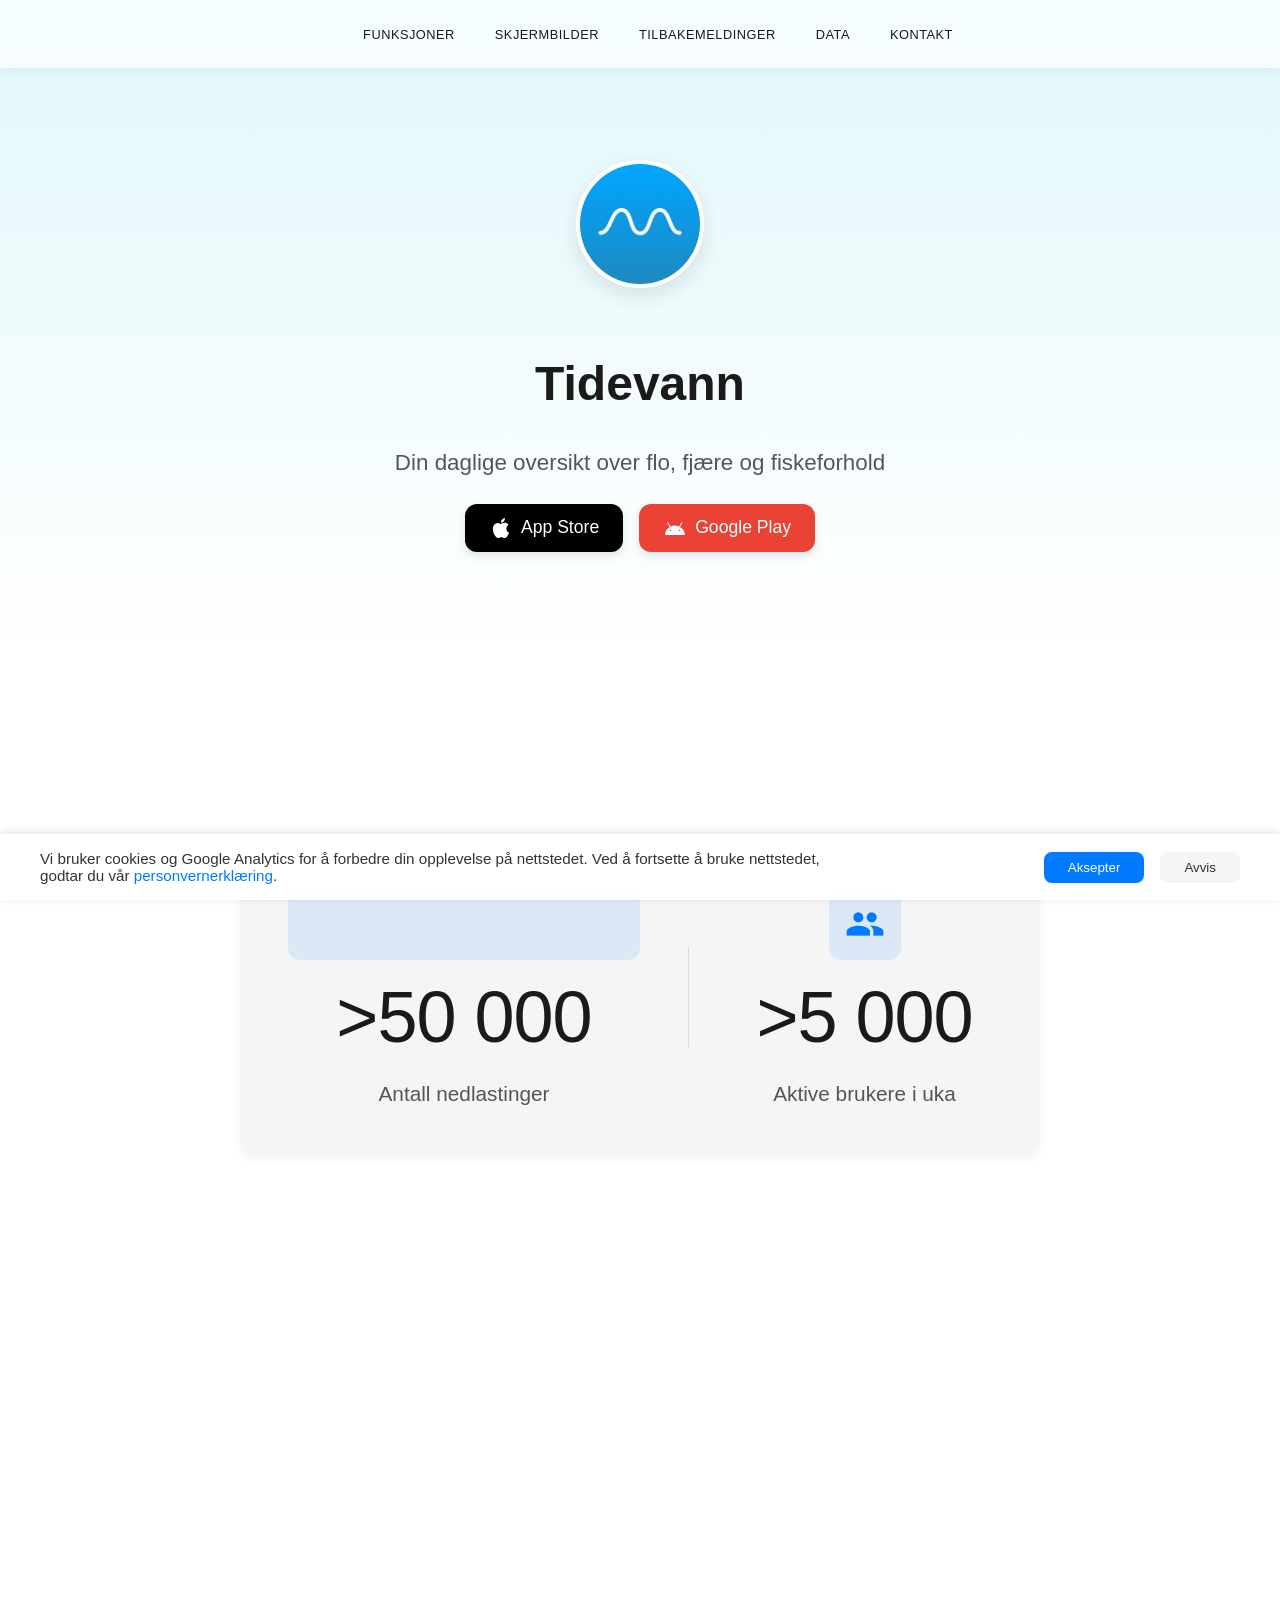
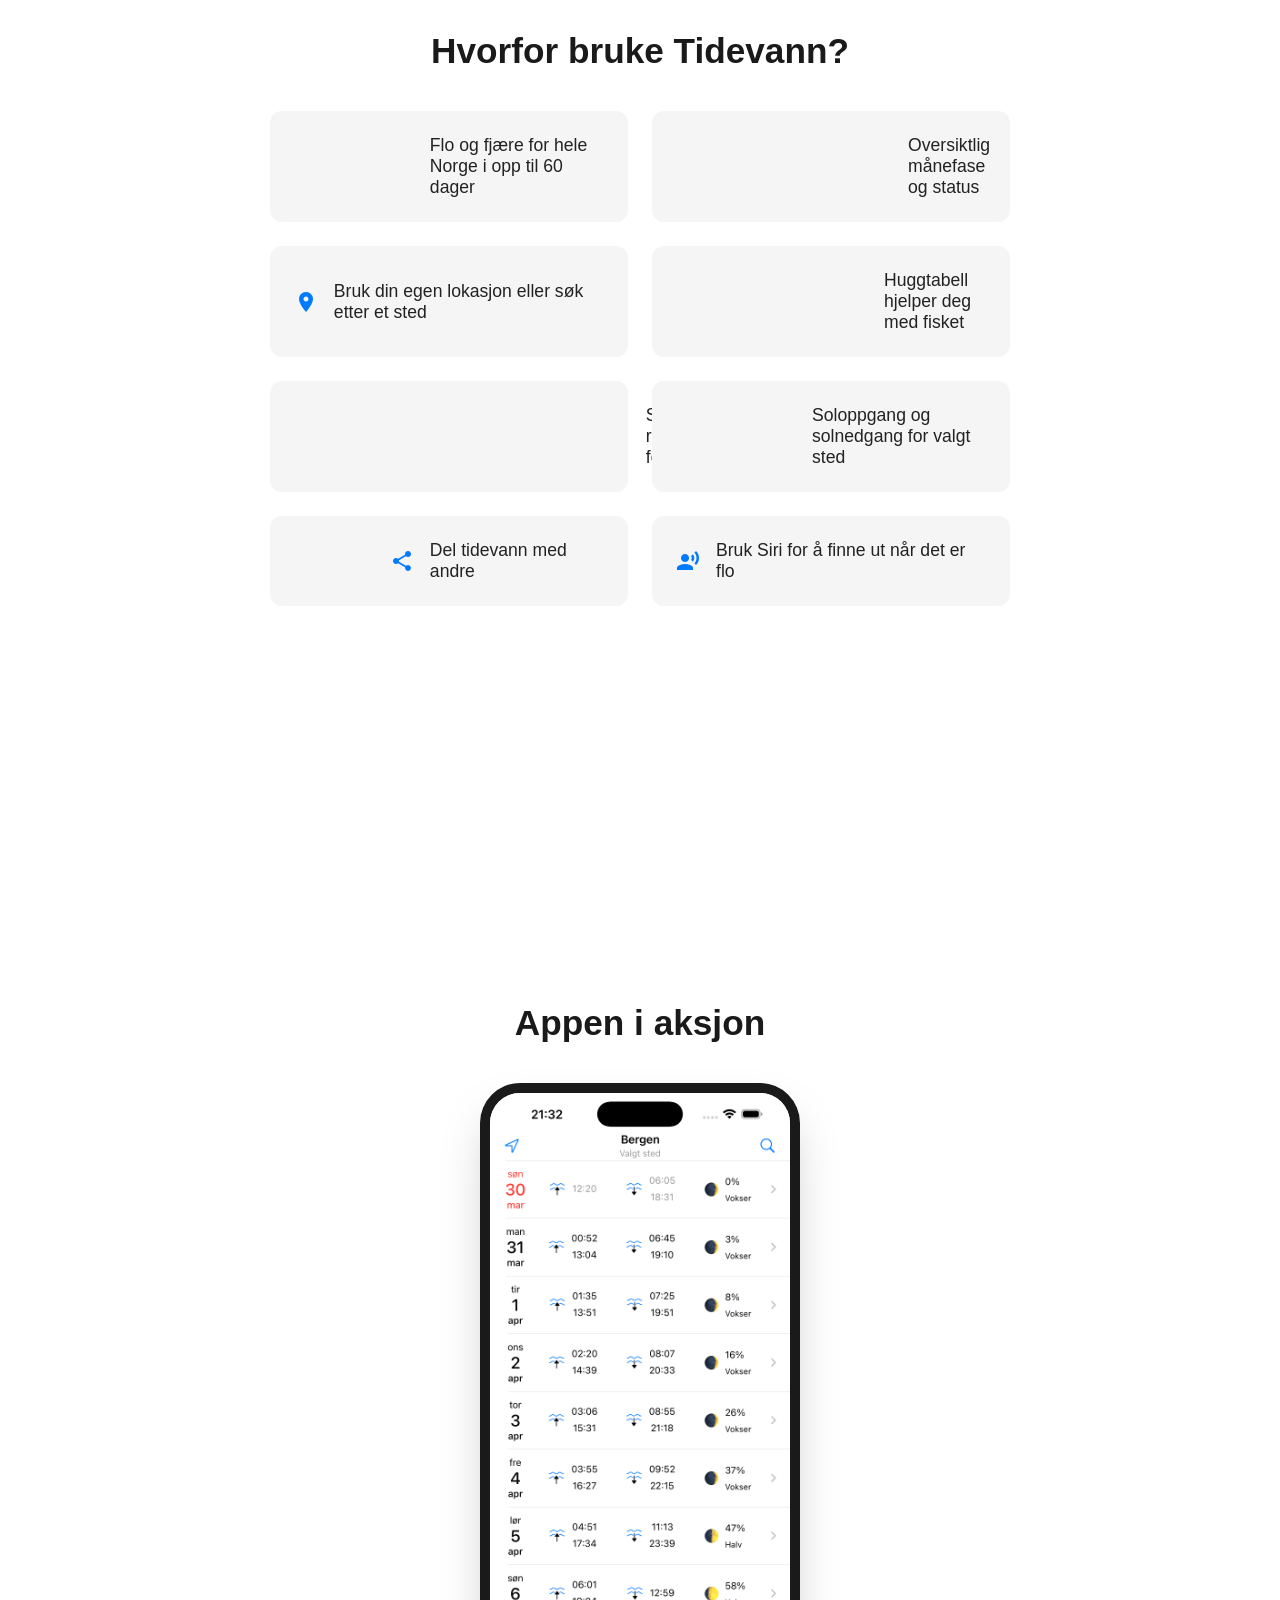
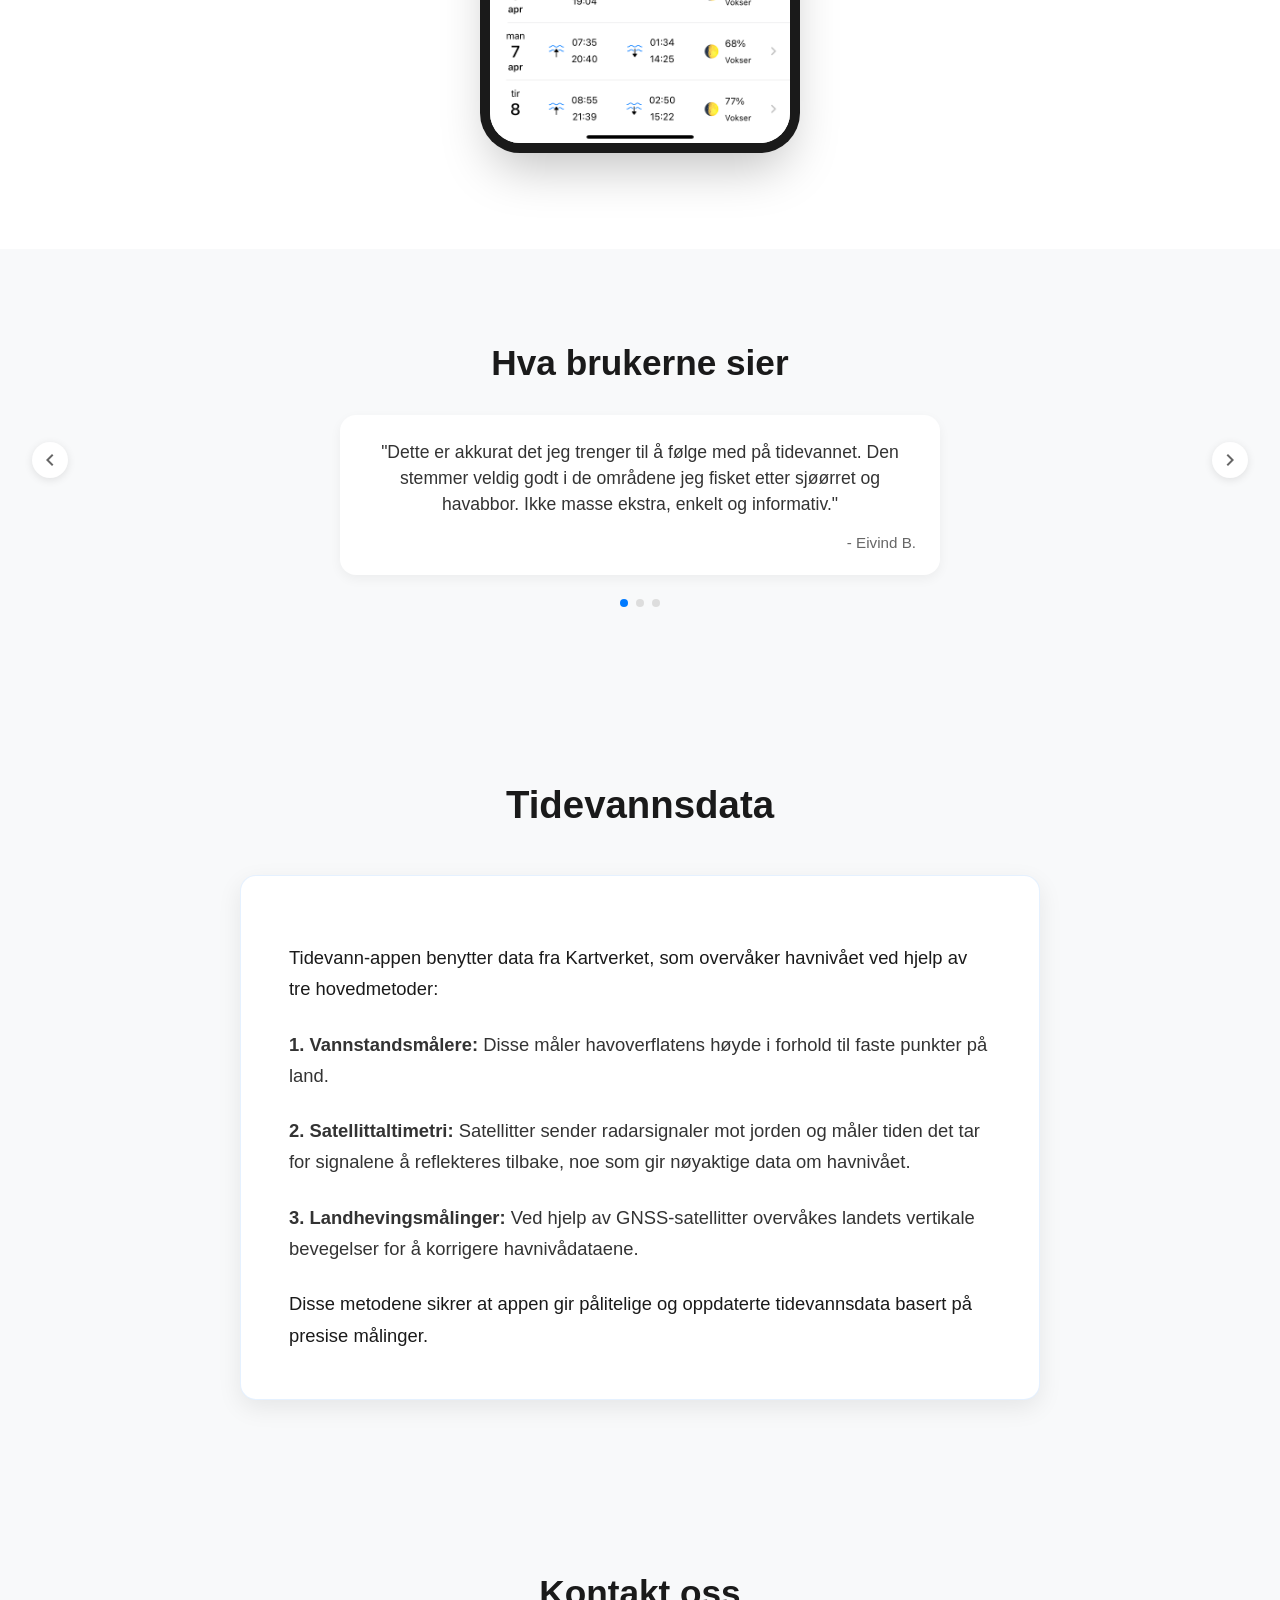
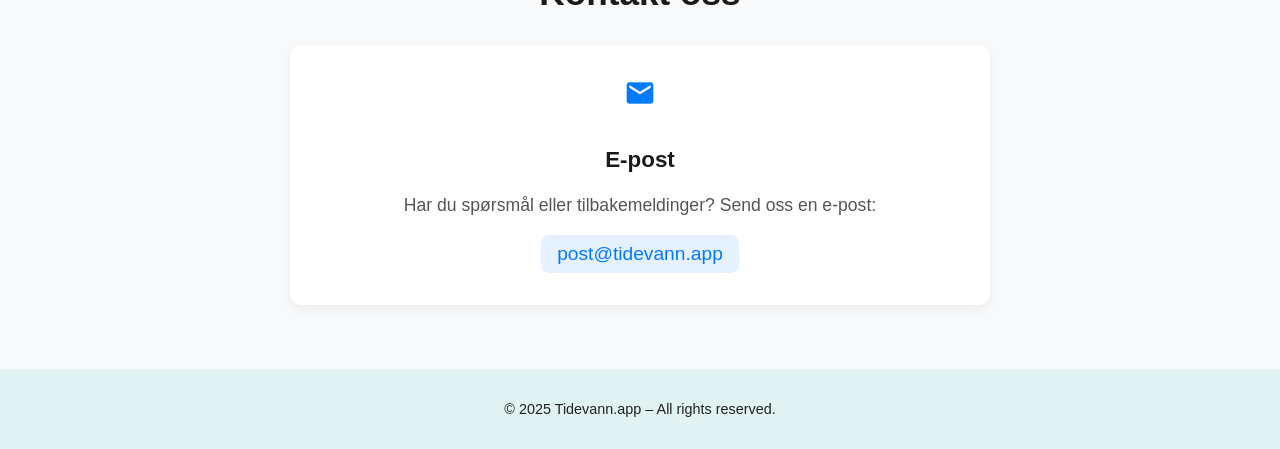
<file: index.html>
<!DOCTYPE html>
<html lang="no">
<head>
  <meta charset="UTF-8">
  <meta name="viewport" content="width=device-width, initial-scale=1.0">
  <title>Tidevann App - Norges beste app for tidevann og fiskelykke</title>
  <meta name="description" content="Tidevann er Norges mest populære app for å sjekke flo og fjære. Få nøyaktige tidevannsdata, månefase og fiskelykke for hele Norge.">
  <meta name="keywords" content="tidevann, flo og fjære, fiskelykke, norsk fisking, tidevannsapp, norsk app, fisking app, når er det flo, når er det fjære, huggtabell, sjøkartnull, referansenivåer, enkel app, appstore tidevann, tidevann app store, tidevann google play, tidevann android, tidevann app, tidevann ios, tidevann iphone, tidevann android">
  <meta name="author" content="Tidevann.app">
  <meta name="robots" content="index, follow">
  <meta property="og:title" content="Tidevann - Helt enkelt nær deg.">
  <meta property="og:description" content="Tidevann er Norges mest populære app for tidevann, flo og fjære. Få nøyaktige tidevannsdata, månefase og fiskelykke for hele Norge.">
  <meta property="og:image" content="https://tidevann.app/appicon.png">
  <meta property="og:url" content="https://tidevann.app">
  <meta property="og:type" content="website">
  <meta name="twitter:card" content="summary_large_image">
  <link rel="canonical" href="https://tidevann.app">
  <link rel="apple-touch-icon" sizes="180x180" href="favicons/apple-touch-icon.png">
  <link rel="icon" type="image/png" sizes="32x32" href="favicons/favicon-32x32.png">
  <link rel="icon" type="image/png" sizes="16x16" href="favicons/favicon-16x16.png">
  <link rel="icon" type="image/x-icon" href="favicons/favicon.ico">
  <link rel="manifest" href="site.webmanifest">
  <link href="https://fonts.googleapis.com/icon?family=Material+Icons" rel="stylesheet">
  <link rel="stylesheet" href="styles.css">
  <!-- Google Analytics 4 -->
  <script async src="https://www.googletagmanager.com/gtag/js?id=G-WWMR71X9FQ"></script>
  <script>
    window.dataLayer = window.dataLayer || [];
    function gtag(){dataLayer.push(arguments);}
    gtag('js', new Date());
    
    // Default to denied consent until user accepts
    gtag('consent', 'default', {
      'analytics_storage': 'denied'
    });
    
    // Initialize GA with your ID
    gtag('config', 'G-WWMR71X9FQ', {
      'anonymize_ip': true,
      'cookie_flags': 'SameSite=None;Secure'
    });
  </script>
  <script type="application/ld+json">
    {
      "@context": "https://schema.org",
      "@type": "MobileApplication",
      "name": "Tidevann",
      "operatingSystem": "iOS, Android",
      "applicationCategory": "WeatherApp",
      "offers": {
        "@type": "Offer",
        "price": "0",
        "priceCurrency": "NOK"
      },
      "aggregateRating": {
        "@type": "AggregateRating",
        "ratingValue": "4.8",
        "ratingCount": "50000"
      },
      "description": "Tidevann er Norges mest populære app for tidevann, flo og fjære. Få nøyaktige tidevannsdata, månefase og fiskelykke for hele Norge.",
      "screenshot": [
        "https://tidevann.app/screenshots/Simulator Screenshot - iPhone 16 Pro Max - 2025-03-30 at 21.31.59.png",
        "https://tidevann.app/screenshots/Simulator Screenshot - iPhone 16 Pro Max - 2025-03-30 at 21.32.11.png",
        "https://tidevann.app/screenshots/Simulator Screenshot - iPhone 16 Pro Max - 2025-06-13 at 12.24.38.png",
        "https://tidevann.app/screenshots/Simulator Screenshot - iPhone 16 Pro Max - 2025-07-18 at 09.36.52.png"
      ]
    }
  </script>
</head>
<body>
  <nav class="navbar">
    <div class="nav-content">
      <div class="nav-logo">
        <img src="appicon.png" alt="Tidevann App" id="nav-logo">
      </div>
      <div class="hamburger-menu">
        <span></span>
        <span></span>
        <span></span>
      </div>
      <div class="nav-links">
        <a href="#features">Funksjoner</a>
        <a href="#screenshots">Skjermbilder</a>
        <a href="#reviews">Tilbakemeldinger</a>
        <a href="#tide-info">Data</a>
        <a href="#kontakt">Kontakt</a>
      </div>
    </div>
  </nav>

  <div class="hero">
    <img src="appicon.png" alt="Tidevann App Icon">
    <h1>Tidevann</h1>
    <div class="tagline-container">
      <p class="tagline active">Din daglige oversikt over flo, fjære og fiskeforhold</p>
      <p class="tagline">Havets puls – på telefonen din.</p>
      <p class="tagline">Tidevann, månefase og fiskelykke – samlet.</p>
      <p class="tagline">For deg som følger naturens klokke.</p>
      <p class="tagline">Nøyaktig tidevann. Der du er.</p>
      <p class="tagline">Flo og fjære – alltid tilgjengelig.</p>
    </div>
    <div class="app-store-buttons" id="download">
      <a href="https://apps.apple.com/no/app/tidevann/id564181094" target="_blank" class="app-store">
        <svg viewBox="0 0 24 24" fill="currentColor">
          <path d="M18.71 19.5c-.83 1.24-1.71 2.45-3.05 2.47-1.34.03-1.77-.79-3.29-.79-1.53 0-2 .77-3.27.82-1.31.05-2.3-1.32-3.14-2.53C4.25 17 2.94 12.45 4.7 9.39c.87-1.52 2.43-2.48 4.12-2.51 1.28-.02 2.5.87 3.29.87.78 0 2.26-1.07 3.81-.91.65.03 2.47.26 3.64 1.98-.09.06-2.17 1.28-2.15 3.81.03 3.02 2.65 4.03 2.68 4.04-.03.07-.42 1.44-1.38 2.83M13 3.5c.73-.83 1.94-1.46 2.94-1.5.13 1.17-.34 2.35-1.04 3.19-.69.85-1.83 1.51-2.95 1.42-.15-1.15.41-2.35 1.05-3.11z"/>
        </svg>
        App Store
      </a>
      <a href="https://play.google.com/store/apps/details?id=appsnor.no.tidevann&hl=no" target="_blank" class="play-store">
        <svg viewBox="0 0 24 24" fill="currentColor">
          <path d="M16.61 15.15c-.46 0-.84-.37-.84-.83s.37-.84.84-.84c.46 0 .84.37.84.84s-.37.83-.84.83m-9.2 0c-.46 0-.84-.37-.84-.83s.37-.84.84-.84c.46 0 .84.37.84.84s-.37.83-.84.83m9.5-4.27l2.31-3.96c.13-.22.05-.5-.17-.63-.22-.13-.5-.05-.63.17L16.09 10.4c-1.3-.56-2.76-.87-4.29-.87-1.53 0-2.99.31-4.29.87L5.18 6.46c-.13-.22-.41-.3-.63-.17-.22.13-.3.41-.17.63l2.31 3.96C3.82 12.57 2 15.55 2 19h20c0-3.45-1.82-6.43-5.09-8.12"/>
        </svg>
        Google Play
      </a>
    </div>
  </div>

  <section class="downloads-counter">
    <div class="counter-container">
      <div class="counter-block">
        <div class="counter-stats">
          <div class="counter-stat">
            <span class="material-icons counter-icon">download</span>
            <div class="counter">>50 000</div>
            <div class="counter-label">Antall nedlastinger</div>
          </div>
          <div class="counter-divider vertical"></div>
          <div class="counter-stat">
            <span class="material-icons counter-icon">group</span>
            <div class="counter">>5 000</div>
            <div class="counter-label">Aktive brukere i uka</div>
          </div>
        </div>
      </div>
    </div>
  </section>

  <section class="features" id="features">
    <h2>Hvorfor bruke Tidevann?</h2>
    <ul>
      <li>
        <span class="material-icons">waves</span>
        Flo og fjære for hele Norge i opp til 60 dager
      </li>
      <li>
        <span class="material-icons">dark_mode</span>
        Oversiktlig månefase og status
      </li>
      <li>
        <span class="material-icons">location_on</span>
        Bruk din egen lokasjon eller søk etter et sted
      </li>
      <li>
        <span class="material-icons">phishing</span>
        Huggtabell hjelper deg med fisket
      </li>
      <li>
        <span class="material-icons">calendar_month</span>
        Sjøkartnull og referansenivåer for valgt sted
      </li>
      <li>
        <span class="material-icons">sunny</span>
        Soloppgang og solnedgang for valgt sted
      </li>
      <li>
        <span class="material-icons">ios_share</span>
        Del tidevann med andre
      </li>
      <li>
        <span class="material-icons">record_voice_over</span>
        Bruk Siri for å finne ut når det er flo
      </li>
    </ul>
  </section>

  <section class="screenshots" id="screenshots">
    <h2>Appen i aksjon</h2>
    <div class="phone-frame">
      <div class="phone-screen">
        <img src="screenshots/Simulator Screenshot - iPhone 16 Pro Max - 2025-03-30 at 21.31.59.png" alt="Tidevann App Screenshot 1" class="active">
        <img src="screenshots/Simulator Screenshot - iPhone 16 Pro Max - 2025-04-09 at 09.55.55.png" alt="Tidevann App Screenshot 2">
        <img src="screenshots/Simulator Screenshot - iPhone 16 Pro Max - 2025-06-13 at 12.24.38.png" alt="Tidevann App Screenshot 3">
        <img src="screenshots/Simulator Screenshot - iPhone 16 Pro Max - 2025-07-18 at 09.36.52.png" alt="Tidevann App Screenshot 4">
      </div>
    </div>
  </section>

  <section class="reviews" id="reviews">
    <h2>Hva brukerne sier</h2>
    <button class="review-nav prev">
      <span class="material-icons">chevron_left</span>
    </button>
    <button class="review-nav next">
      <span class="material-icons">chevron_right</span>
    </button>
    <div class="reviews-content">
      <div class="review-container">
        
        <div class="review active">
          <div class="review-text">"Dette er akkurat det jeg trenger til å følge med på tidevannet. Den stemmer veldig godt i de områdene jeg fisket etter sjøørret og havabbor. Ikke masse ekstra, enkelt og informativ."</div>
          <div class="review-author">- Eivind B.</div>
        </div>
        <div class="review">
          <div class="review-text">"Rent og oversiktlig design, anbefales 👍🏻 Den beste i AppStore ☝🏻"</div>
          <div class="review-author">- Vera O.</div>
        </div>
        <div class="review">
          <div class="review-text">"Enkel og grei. Fungerer meget godt så lenge du tillater appen å vite hvor du er..."</div>
          <div class="review-author">- Kai K.</div>
        </div>
      </div>
    </div>
    <div class="review-dots">
      <span class="dot active"></span>
      <span class="dot"></span>
      <span class="dot"></span>
    </div>
  </section>

  <section class="tide-info" id="tide-info">
    <h2>Tidevannsdata</h2>
    <div class="tide-info-content">
      <div class="tide-info-block">
        <p>Tidevann-appen benytter data fra Kartverket, som overvåker havnivået ved hjelp av tre hovedmetoder:</p>
        <p><b>1. Vannstandsmålere:</b> Disse måler havoverflatens høyde i forhold til faste punkter på land.</p>
        <p><b>2. Satellittaltimetri:</b> Satellitter sender radarsignaler mot jorden og måler tiden det tar for signalene å reflekteres tilbake, noe som gir nøyaktige data om havnivået.</p>
        <p><b>3. Landhevingsmålinger:</b> Ved hjelp av GNSS-satellitter overvåkes landets vertikale bevegelser for å korrigere havnivådataene.</p>
        <p>Disse metodene sikrer at appen gir pålitelige og oppdaterte tidevannsdata basert på presise målinger.</p>
      </div>
    </div>
  </section>

  <section class="contact" id="kontakt">
    <h2>Kontakt oss</h2>
    <div class="contact-content">
      <div class="contact-block">
        <span class="material-icons">email</span>
        <h3>E-post</h3>
        <p>Har du spørsmål eller tilbakemeldinger? Send oss en e-post:</p>
        <a href="mailto:post@tidevann.app" class="email-link">post@tidevann.app</a>
      </div>
    </div>
  </section>

  <footer>
    &copy; 2025 Tidevann.app – All rights reserved.
  </footer>
  
  <!-- Cookie Consent Banner -->
  <div id="cookie-consent" class="cookie-banner">
    <div class="cookie-content">
      <p>Vi bruker cookies og Google Analytics for å forbedre din opplevelse på nettstedet. Ved å fortsette å bruke nettstedet, godtar du vår <a href="/privacy">personvernerklæring</a>.</p>
      <div class="cookie-buttons">
        <button id="accept-cookies" class="cookie-button accept">Aksepter</button>
        <button id="reject-cookies" class="cookie-button reject">Avvis</button>
      </div>
    </div>
  </div>
  
  <script src="script.js"></script>
  <script src="analytics.js"></script>
  <script src="cookie-consent.js"></script>
</body>
</html>
</file>
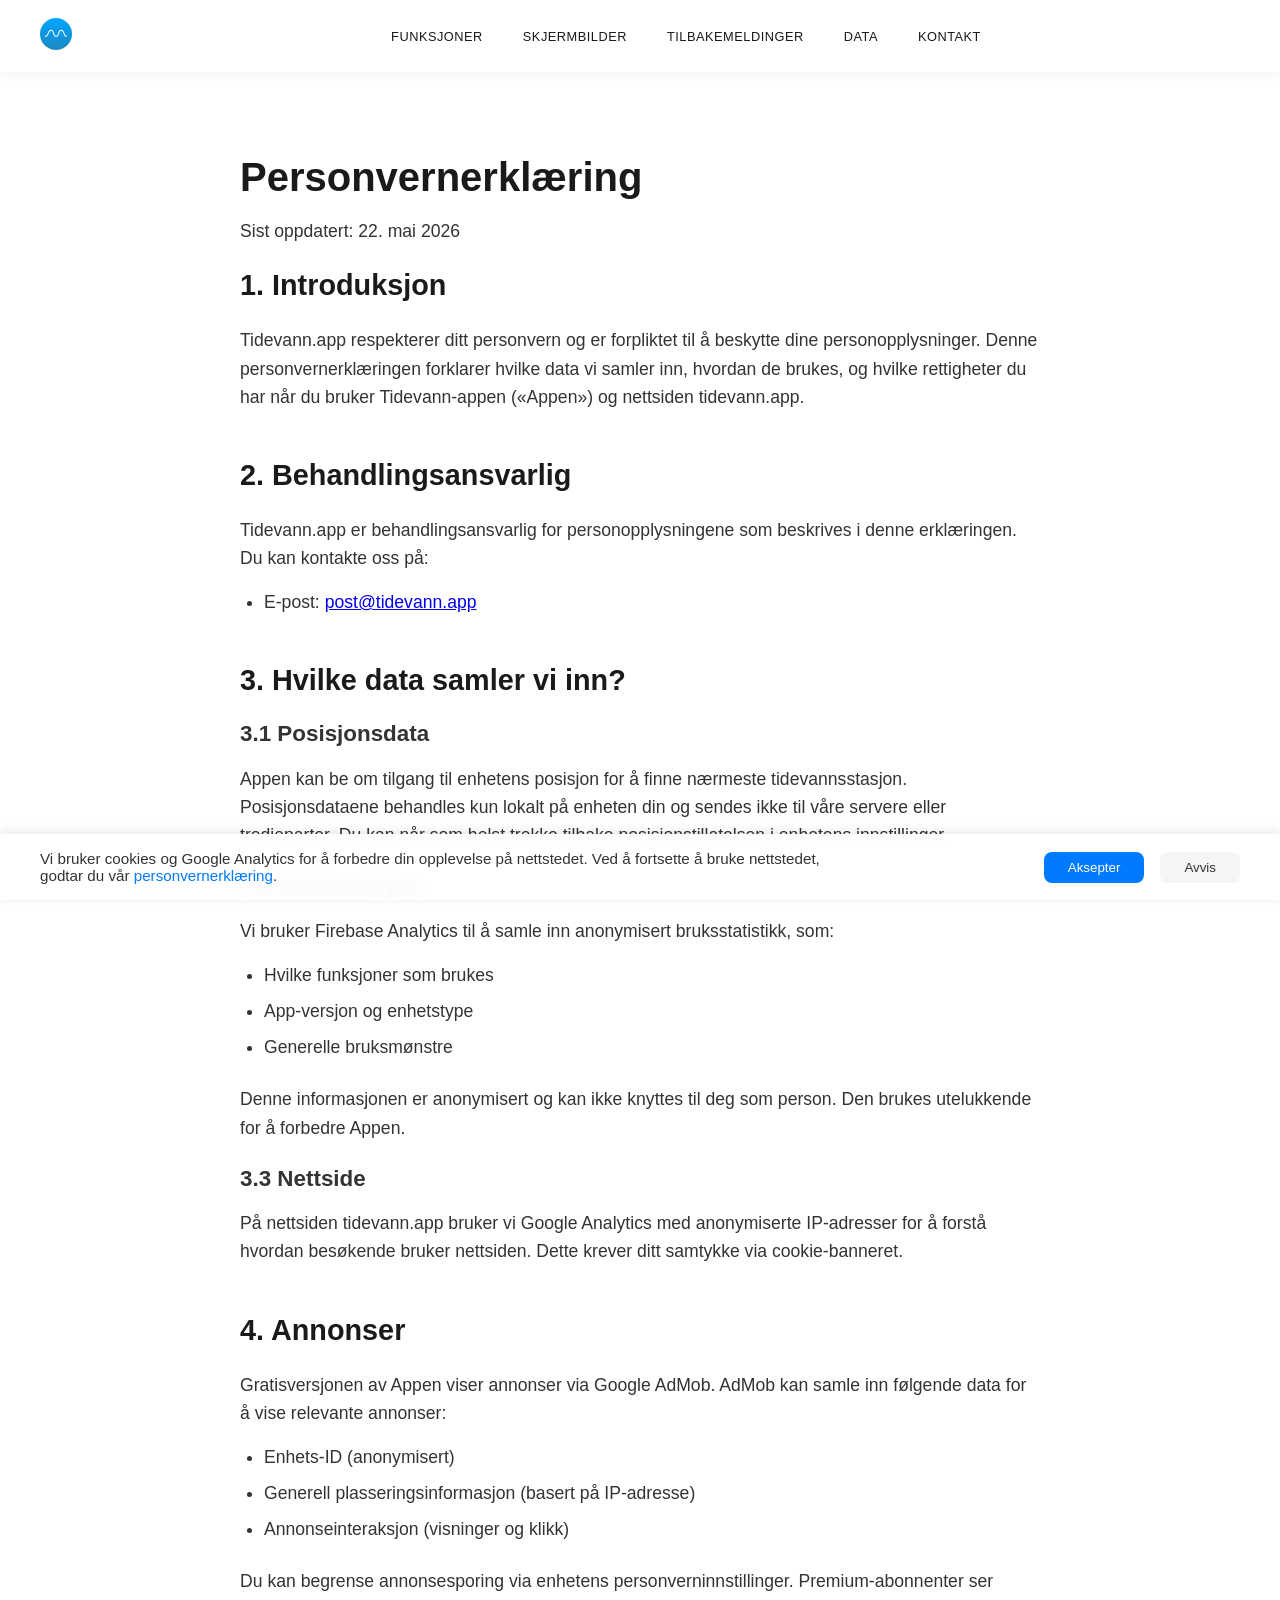
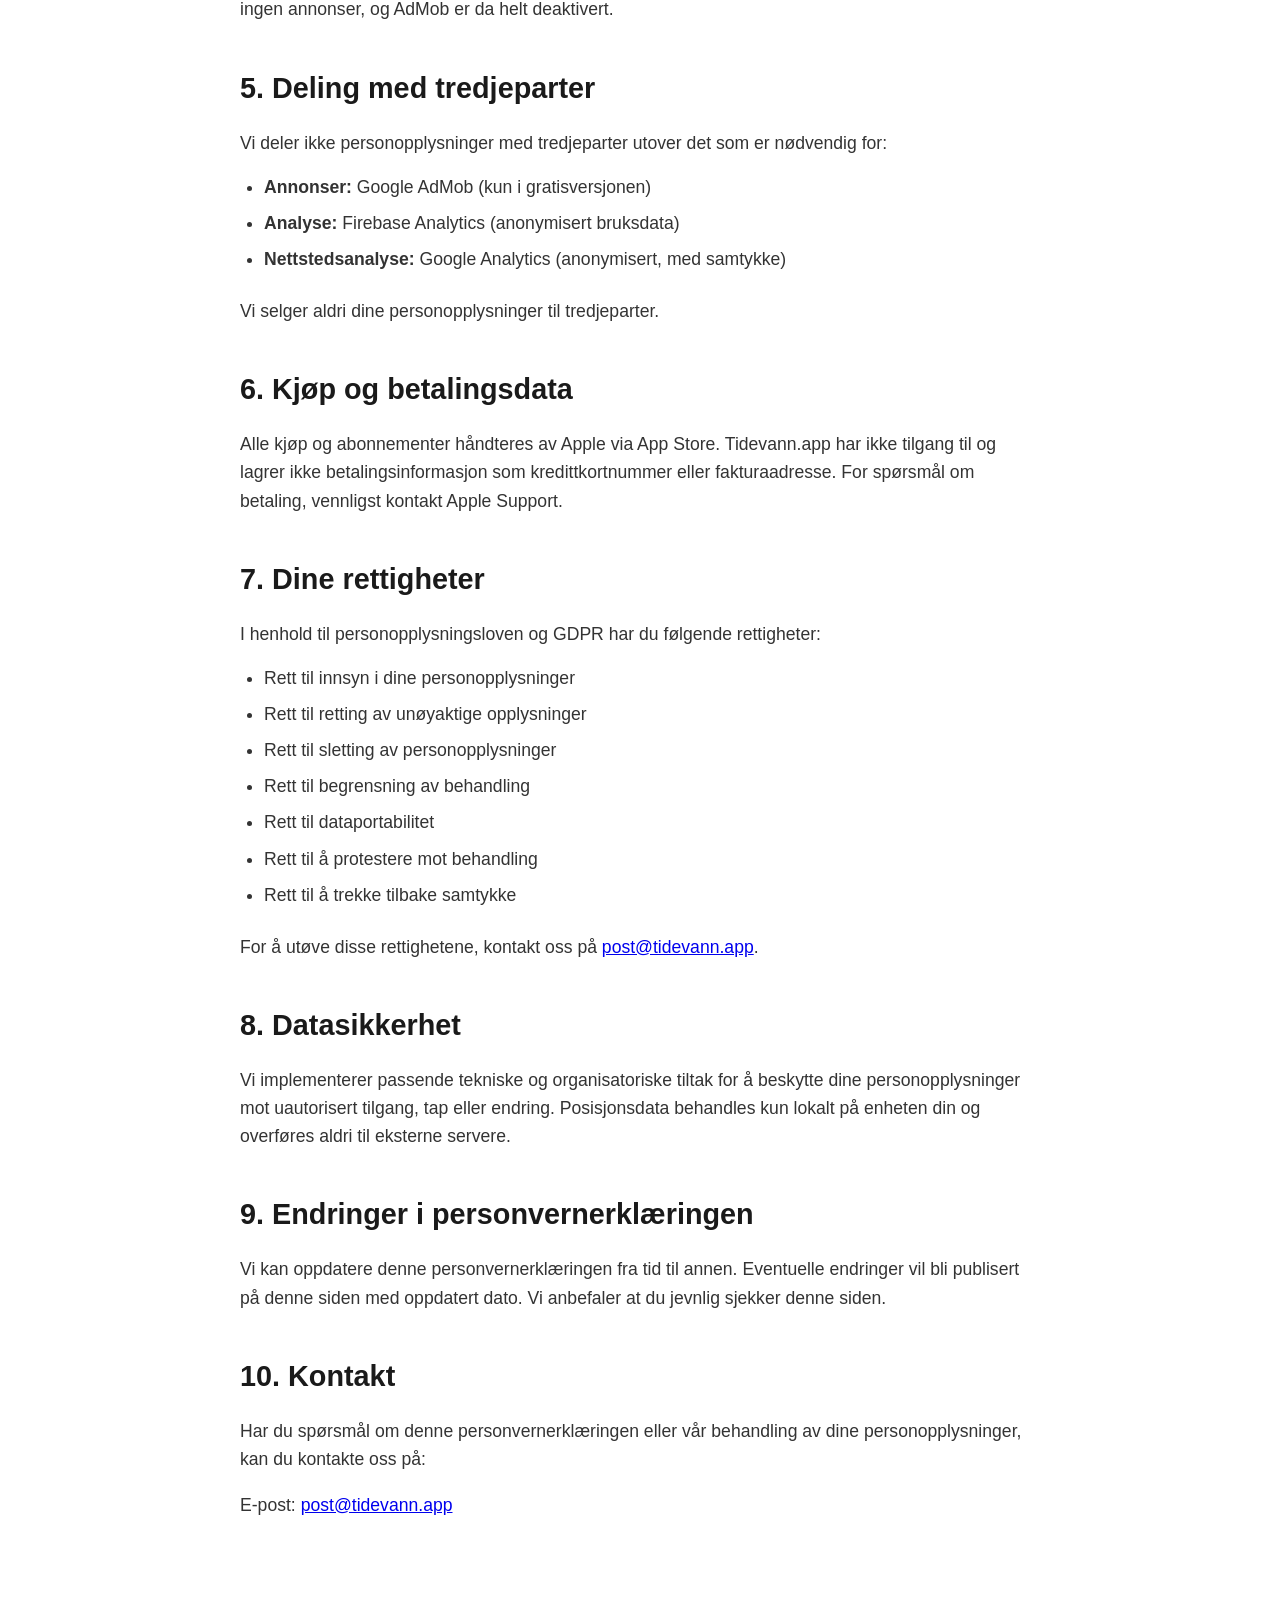
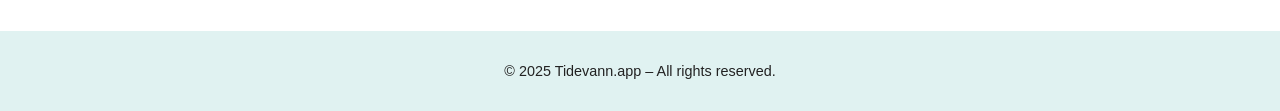
<file: privacy/index.html>
<!DOCTYPE html>
<html lang="no">
<head>
  <meta charset="UTF-8">
  <meta name="viewport" content="width=device-width, initial-scale=1.0">
  <title>Personvernerklæring - Tidevann App</title>
  <meta name="description" content="Personvernerklæring for Tidevann App - Hvordan vi behandler dine personopplysninger">
  <link rel="apple-touch-icon" sizes="180x180" href="../favicons/apple-touch-icon.png">
  <link rel="icon" type="image/png" sizes="32x32" href="../favicons/favicon-32x32.png">
  <link rel="icon" type="image/png" sizes="16x16" href="../favicons/favicon-16x16.png">
  <link rel="icon" type="image/x-icon" href="../favicons/favicon.ico">
  <link rel="manifest" href="../site.webmanifest">
  <link href="https://fonts.googleapis.com/icon?family=Material+Icons" rel="stylesheet">
  <link rel="stylesheet" href="../styles.css">
  <!-- Google Analytics 4 -->
  <script async src="https://www.googletagmanager.com/gtag/js?id=G-WWMR71X9FQ"></script>
  <script>
    window.dataLayer = window.dataLayer || [];
    function gtag(){dataLayer.push(arguments);}
    gtag('js', new Date());

    gtag('consent', 'default', {
      'analytics_storage': 'denied'
    });

    gtag('config', 'G-WWMR71X9FQ', {
      'anonymize_ip': true,
      'cookie_flags': 'SameSite=None;Secure'
    });
  </script>
</head>
<body>
  <nav class="navbar">
    <div class="nav-content">
      <div class="nav-app-icon">
        <a href="../index.html">
          <img src="../appicon.png" alt="Tidevann App" class="small-app-icon round-icon">
        </a>
      </div>
      <div class="nav-logo">
        <a href="../index.html">
          <img src="../appicon.png" alt="Tidevann App" id="nav-logo">
        </a>
      </div>
      <div class="hamburger-menu">
        <span></span>
        <span></span>
        <span></span>
      </div>
      <div class="nav-links">
        <a href="../index.html#features">Funksjoner</a>
        <a href="../index.html#screenshots">Skjermbilder</a>
        <a href="../index.html#reviews">Tilbakemeldinger</a>
        <a href="../index.html#tide-info">Data</a>
        <a href="../index.html#kontakt">Kontakt</a>
      </div>
    </div>
  </nav>

  <div class="privacy-policy-container">
    <h1>Personvernerklæring</h1>
    <p class="last-updated">Sist oppdatert: 22. mai 2026</p>

    <section>
      <h2>1. Introduksjon</h2>
      <p>Tidevann.app respekterer ditt personvern og er forpliktet til å beskytte dine personopplysninger. Denne personvernerklæringen forklarer hvilke data vi samler inn, hvordan de brukes, og hvilke rettigheter du har når du bruker Tidevann-appen («Appen») og nettsiden tidevann.app.</p>
    </section>

    <section>
      <h2>2. Behandlingsansvarlig</h2>
      <p>Tidevann.app er behandlingsansvarlig for personopplysningene som beskrives i denne erklæringen. Du kan kontakte oss på:</p>
      <ul>
        <li>E-post: <a href="mailto:post@tidevann.app">post@tidevann.app</a></li>
      </ul>
    </section>

    <section>
      <h2>3. Hvilke data samler vi inn?</h2>

      <h3>3.1 Posisjonsdata</h3>
      <p>Appen kan be om tilgang til enhetens posisjon for å finne nærmeste tidevannsstasjon. Posisjonsdataene behandles kun lokalt på enheten din og sendes ikke til våre servere eller tredjeparter. Du kan når som helst trekke tilbake posisjonstillatelsen i enhetens innstillinger.</p>

      <h3>3.2 Bruksanalyse</h3>
      <p>Vi bruker Firebase Analytics til å samle inn anonymisert bruksstatistikk, som:</p>
      <ul>
        <li>Hvilke funksjoner som brukes</li>
        <li>App-versjon og enhetstype</li>
        <li>Generelle bruksmønstre</li>
      </ul>
      <p>Denne informasjonen er anonymisert og kan ikke knyttes til deg som person. Den brukes utelukkende for å forbedre Appen.</p>

      <h3>3.3 Nettside</h3>
      <p>På nettsiden tidevann.app bruker vi Google Analytics med anonymiserte IP-adresser for å forstå hvordan besøkende bruker nettsiden. Dette krever ditt samtykke via cookie-banneret.</p>
    </section>

    <section>
      <h2>4. Annonser</h2>
      <p>Gratisversjonen av Appen viser annonser via Google AdMob. AdMob kan samle inn følgende data for å vise relevante annonser:</p>
      <ul>
        <li>Enhets-ID (anonymisert)</li>
        <li>Generell plasseringsinformasjon (basert på IP-adresse)</li>
        <li>Annonseinteraksjon (visninger og klikk)</li>
      </ul>
      <p>Du kan begrense annonsesporing via enhetens personverninnstillinger. Premium-abonnenter ser ingen annonser, og AdMob er da helt deaktivert.</p>
    </section>

    <section>
      <h2>5. Deling med tredjeparter</h2>
      <p>Vi deler ikke personopplysninger med tredjeparter utover det som er nødvendig for:</p>
      <ul>
        <li><strong>Annonser:</strong> Google AdMob (kun i gratisversjonen)</li>
        <li><strong>Analyse:</strong> Firebase Analytics (anonymisert bruksdata)</li>
        <li><strong>Nettstedsanalyse:</strong> Google Analytics (anonymisert, med samtykke)</li>
      </ul>
      <p>Vi selger aldri dine personopplysninger til tredjeparter.</p>
    </section>

    <section>
      <h2>6. Kjøp og betalingsdata</h2>
      <p>Alle kjøp og abonnementer håndteres av Apple via App Store. Tidevann.app har ikke tilgang til og lagrer ikke betalingsinformasjon som kredittkortnummer eller fakturaadresse. For spørsmål om betaling, vennligst kontakt Apple Support.</p>
    </section>

    <section>
      <h2>7. Dine rettigheter</h2>
      <p>I henhold til personopplysningsloven og GDPR har du følgende rettigheter:</p>
      <ul>
        <li>Rett til innsyn i dine personopplysninger</li>
        <li>Rett til retting av unøyaktige opplysninger</li>
        <li>Rett til sletting av personopplysninger</li>
        <li>Rett til begrensning av behandling</li>
        <li>Rett til dataportabilitet</li>
        <li>Rett til å protestere mot behandling</li>
        <li>Rett til å trekke tilbake samtykke</li>
      </ul>
      <p>For å utøve disse rettighetene, kontakt oss på <a href="mailto:post@tidevann.app">post@tidevann.app</a>.</p>
    </section>

    <section>
      <h2>8. Datasikkerhet</h2>
      <p>Vi implementerer passende tekniske og organisatoriske tiltak for å beskytte dine personopplysninger mot uautorisert tilgang, tap eller endring. Posisjonsdata behandles kun lokalt på enheten din og overføres aldri til eksterne servere.</p>
    </section>

    <section>
      <h2>9. Endringer i personvernerklæringen</h2>
      <p>Vi kan oppdatere denne personvernerklæringen fra tid til annen. Eventuelle endringer vil bli publisert på denne siden med oppdatert dato. Vi anbefaler at du jevnlig sjekker denne siden.</p>
    </section>

    <section>
      <h2>10. Kontakt</h2>
      <p>Har du spørsmål om denne personvernerklæringen eller vår behandling av dine personopplysninger, kan du kontakte oss på:</p>
      <p>E-post: <a href="mailto:post@tidevann.app">post@tidevann.app</a></p>
    </section>
  </div>

  <footer>
    &copy; 2025 Tidevann.app – All rights reserved.
  </footer>

  <!-- Cookie Consent Banner -->
  <div id="cookie-consent" class="cookie-banner">
    <div class="cookie-content">
      <p>Vi bruker cookies og Google Analytics for å forbedre din opplevelse på nettstedet. Ved å fortsette å bruke nettstedet, godtar du vår <a href="/privacy">personvernerklæring</a>.</p>
      <div class="cookie-buttons">
        <button id="accept-cookies" class="cookie-button accept">Aksepter</button>
        <button id="reject-cookies" class="cookie-button reject">Avvis</button>
      </div>
    </div>
  </div>

  <script src="../script.js"></script>
  <script src="../analytics.js"></script>
  <script src="../cookie-consent.js"></script>
</body>
</html>
</file>
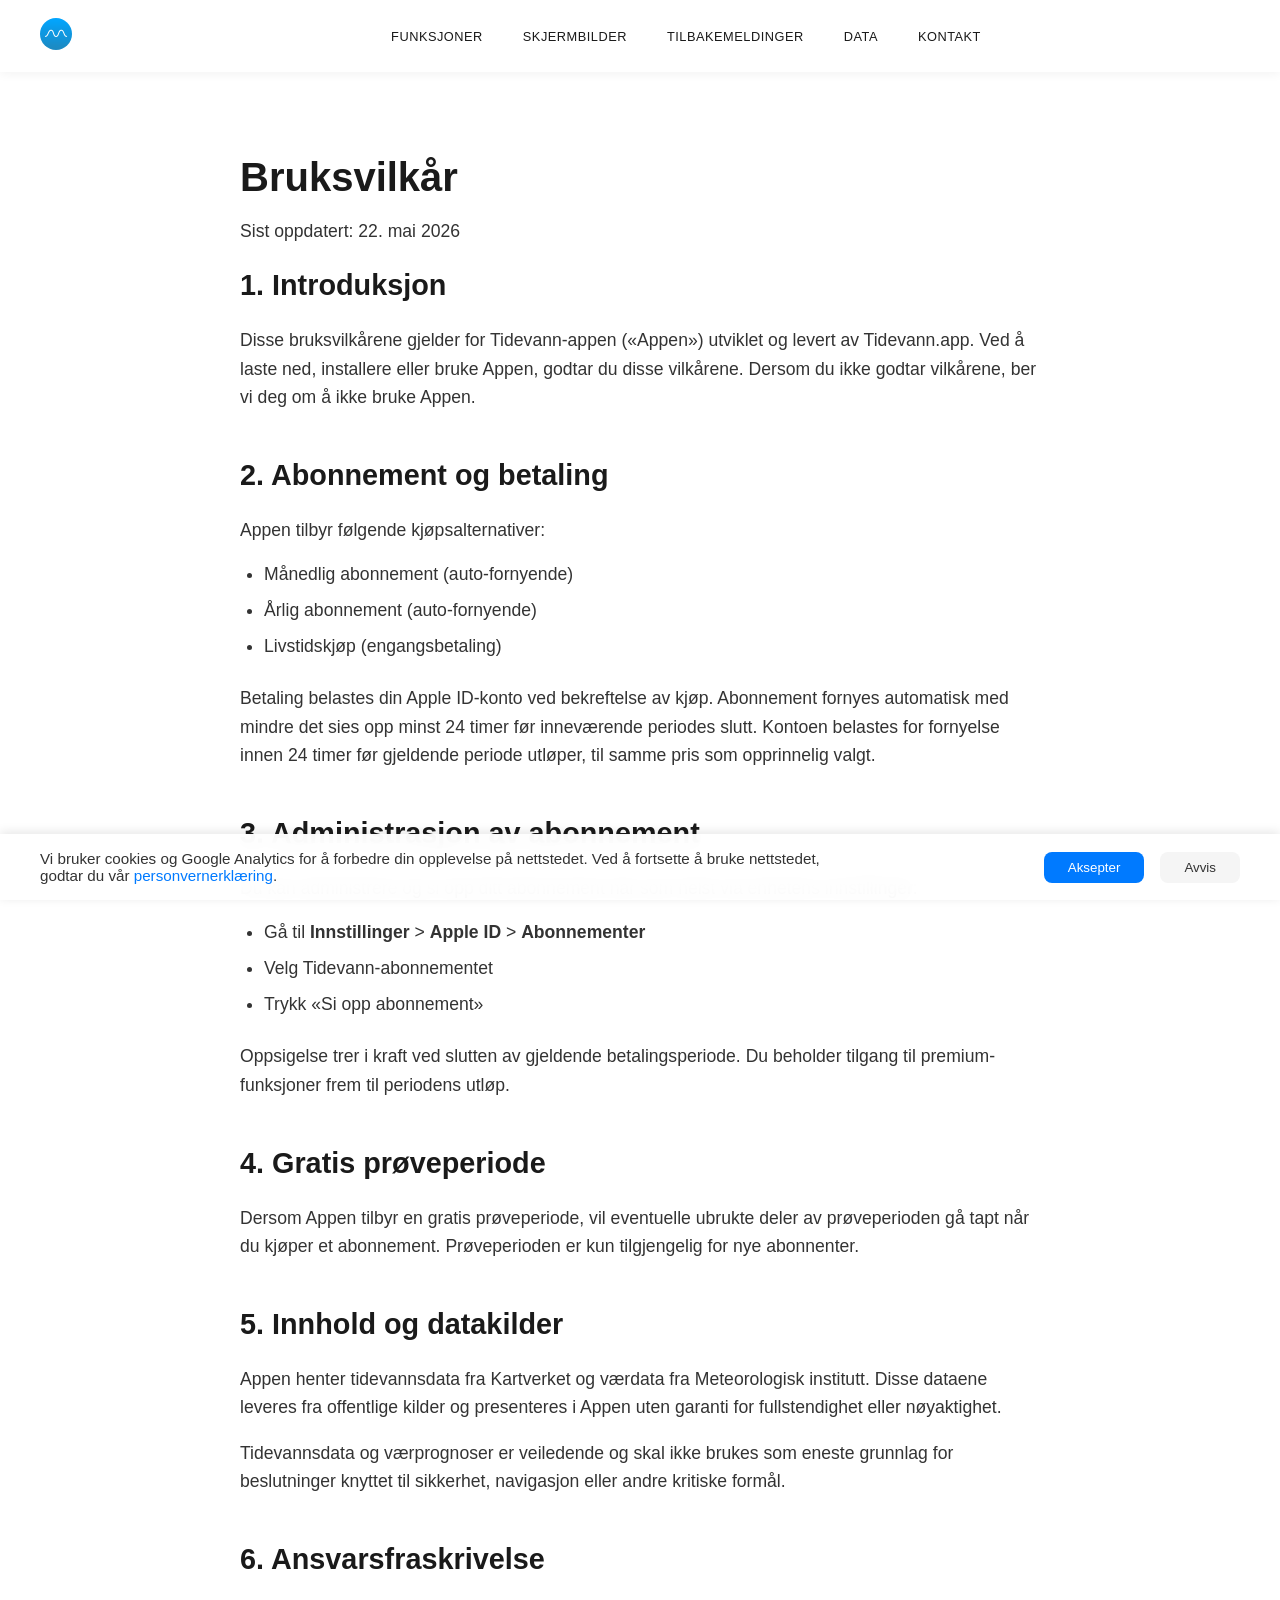
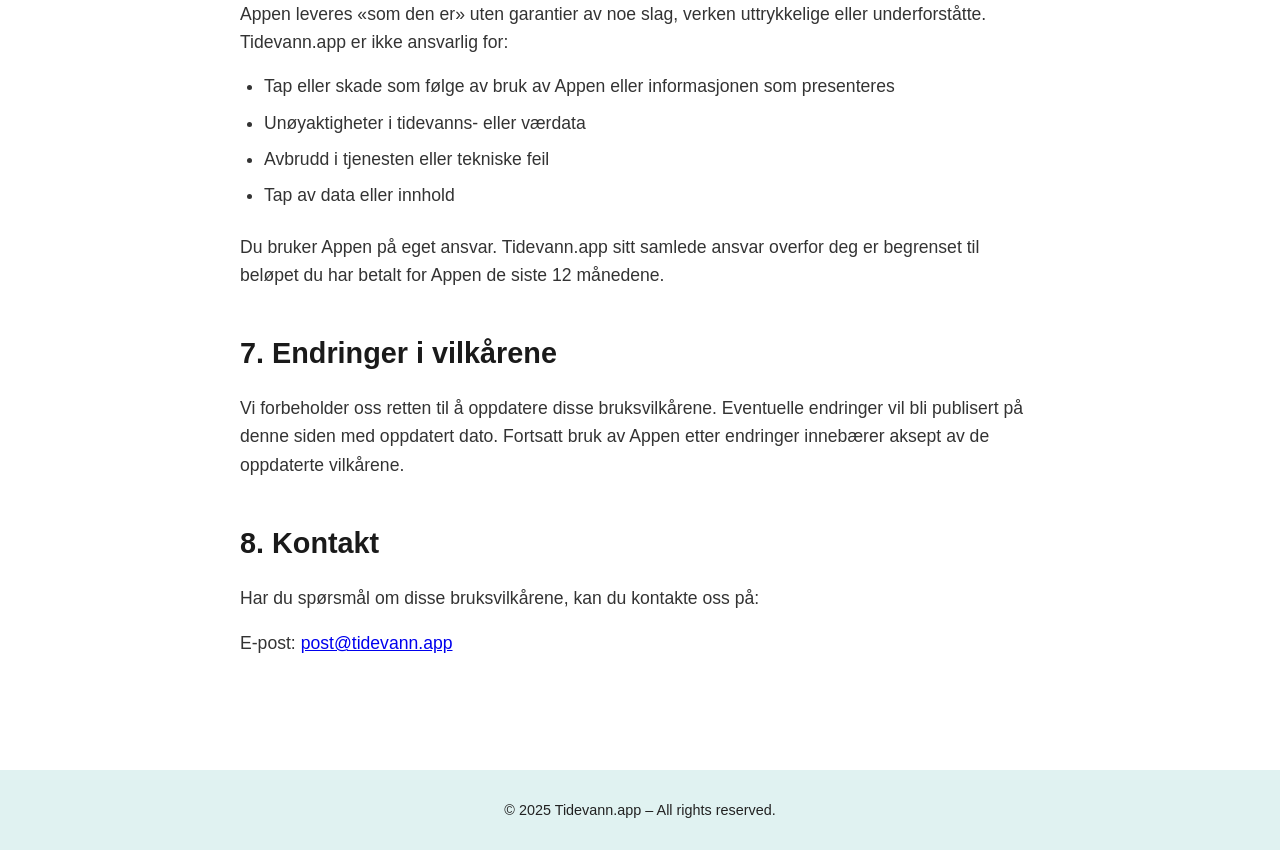
<file: terms/index.html>
<!DOCTYPE html>
<html lang="no">
<head>
  <meta charset="UTF-8">
  <meta name="viewport" content="width=device-width, initial-scale=1.0">
  <title>Bruksvilkår - Tidevann App</title>
  <meta name="description" content="Bruksvilkår for Tidevann App - Vilkår for bruk av appen og abonnementstjenester">
  <link rel="apple-touch-icon" sizes="180x180" href="../favicons/apple-touch-icon.png">
  <link rel="icon" type="image/png" sizes="32x32" href="../favicons/favicon-32x32.png">
  <link rel="icon" type="image/png" sizes="16x16" href="../favicons/favicon-16x16.png">
  <link rel="icon" type="image/x-icon" href="../favicons/favicon.ico">
  <link rel="manifest" href="../site.webmanifest">
  <link href="https://fonts.googleapis.com/icon?family=Material+Icons" rel="stylesheet">
  <link rel="stylesheet" href="../styles.css">
  <!-- Google Analytics 4 -->
  <script async src="https://www.googletagmanager.com/gtag/js?id=G-WWMR71X9FQ"></script>
  <script>
    window.dataLayer = window.dataLayer || [];
    function gtag(){dataLayer.push(arguments);}
    gtag('js', new Date());

    gtag('consent', 'default', {
      'analytics_storage': 'denied'
    });

    gtag('config', 'G-WWMR71X9FQ', {
      'anonymize_ip': true,
      'cookie_flags': 'SameSite=None;Secure'
    });
  </script>
</head>
<body>
  <nav class="navbar">
    <div class="nav-content">
      <div class="nav-app-icon">
        <a href="../index.html">
          <img src="../appicon.png" alt="Tidevann App" class="small-app-icon round-icon">
        </a>
      </div>
      <div class="nav-logo">
        <a href="../index.html">
          <img src="../appicon.png" alt="Tidevann App" id="nav-logo">
        </a>
      </div>
      <div class="hamburger-menu">
        <span></span>
        <span></span>
        <span></span>
      </div>
      <div class="nav-links">
        <a href="../index.html#features">Funksjoner</a>
        <a href="../index.html#screenshots">Skjermbilder</a>
        <a href="../index.html#reviews">Tilbakemeldinger</a>
        <a href="../index.html#tide-info">Data</a>
        <a href="../index.html#kontakt">Kontakt</a>
      </div>
    </div>
  </nav>

  <div class="privacy-policy-container">
    <h1>Bruksvilkår</h1>
    <p class="last-updated">Sist oppdatert: 22. mai 2026</p>

    <section>
      <h2>1. Introduksjon</h2>
      <p>Disse bruksvilkårene gjelder for Tidevann-appen («Appen») utviklet og levert av Tidevann.app. Ved å laste ned, installere eller bruke Appen, godtar du disse vilkårene. Dersom du ikke godtar vilkårene, ber vi deg om å ikke bruke Appen.</p>
    </section>

    <section>
      <h2>2. Abonnement og betaling</h2>
      <p>Appen tilbyr følgende kjøpsalternativer:</p>
      <ul>
        <li>Månedlig abonnement (auto-fornyende)</li>
        <li>Årlig abonnement (auto-fornyende)</li>
        <li>Livstidskjøp (engangsbetaling)</li>
      </ul>
      <p>Betaling belastes din Apple ID-konto ved bekreftelse av kjøp. Abonnement fornyes automatisk med mindre det sies opp minst 24 timer før inneværende periodes slutt. Kontoen belastes for fornyelse innen 24 timer før gjeldende periode utløper, til samme pris som opprinnelig valgt.</p>
    </section>

    <section>
      <h2>3. Administrasjon av abonnement</h2>
      <p>Du kan administrere og si opp ditt abonnement når som helst via enhetens innstillinger:</p>
      <ul>
        <li>Gå til <strong>Innstillinger</strong> > <strong>Apple ID</strong> > <strong>Abonnementer</strong></li>
        <li>Velg Tidevann-abonnementet</li>
        <li>Trykk «Si opp abonnement»</li>
      </ul>
      <p>Oppsigelse trer i kraft ved slutten av gjeldende betalingsperiode. Du beholder tilgang til premium-funksjoner frem til periodens utløp.</p>
    </section>

    <section>
      <h2>4. Gratis prøveperiode</h2>
      <p>Dersom Appen tilbyr en gratis prøveperiode, vil eventuelle ubrukte deler av prøveperioden gå tapt når du kjøper et abonnement. Prøveperioden er kun tilgjengelig for nye abonnenter.</p>
    </section>

    <section>
      <h2>5. Innhold og datakilder</h2>
      <p>Appen henter tidevannsdata fra Kartverket og værdata fra Meteorologisk institutt. Disse dataene leveres fra offentlige kilder og presenteres i Appen uten garanti for fullstendighet eller nøyaktighet.</p>
      <p>Tidevannsdata og værprognoser er veiledende og skal ikke brukes som eneste grunnlag for beslutninger knyttet til sikkerhet, navigasjon eller andre kritiske formål.</p>
    </section>

    <section>
      <h2>6. Ansvarsfraskrivelse</h2>
      <p>Appen leveres «som den er» uten garantier av noe slag, verken uttrykkelige eller underforståtte. Tidevann.app er ikke ansvarlig for:</p>
      <ul>
        <li>Tap eller skade som følge av bruk av Appen eller informasjonen som presenteres</li>
        <li>Unøyaktigheter i tidevanns- eller værdata</li>
        <li>Avbrudd i tjenesten eller tekniske feil</li>
        <li>Tap av data eller innhold</li>
      </ul>
      <p>Du bruker Appen på eget ansvar. Tidevann.app sitt samlede ansvar overfor deg er begrenset til beløpet du har betalt for Appen de siste 12 månedene.</p>
    </section>

    <section>
      <h2>7. Endringer i vilkårene</h2>
      <p>Vi forbeholder oss retten til å oppdatere disse bruksvilkårene. Eventuelle endringer vil bli publisert på denne siden med oppdatert dato. Fortsatt bruk av Appen etter endringer innebærer aksept av de oppdaterte vilkårene.</p>
    </section>

    <section>
      <h2>8. Kontakt</h2>
      <p>Har du spørsmål om disse bruksvilkårene, kan du kontakte oss på:</p>
      <p>E-post: <a href="mailto:post@tidevann.app">post@tidevann.app</a></p>
    </section>
  </div>

  <footer>
    &copy; 2025 Tidevann.app – All rights reserved.
  </footer>

  <!-- Cookie Consent Banner -->
  <div id="cookie-consent" class="cookie-banner">
    <div class="cookie-content">
      <p>Vi bruker cookies og Google Analytics for å forbedre din opplevelse på nettstedet. Ved å fortsette å bruke nettstedet, godtar du vår <a href="/privacy">personvernerklæring</a>.</p>
      <div class="cookie-buttons">
        <button id="accept-cookies" class="cookie-button accept">Aksepter</button>
        <button id="reject-cookies" class="cookie-button reject">Avvis</button>
      </div>
    </div>
  </div>

  <script src="../script.js"></script>
  <script src="../analytics.js"></script>
  <script src="../cookie-consent.js"></script>
</body>
</html>
</file>
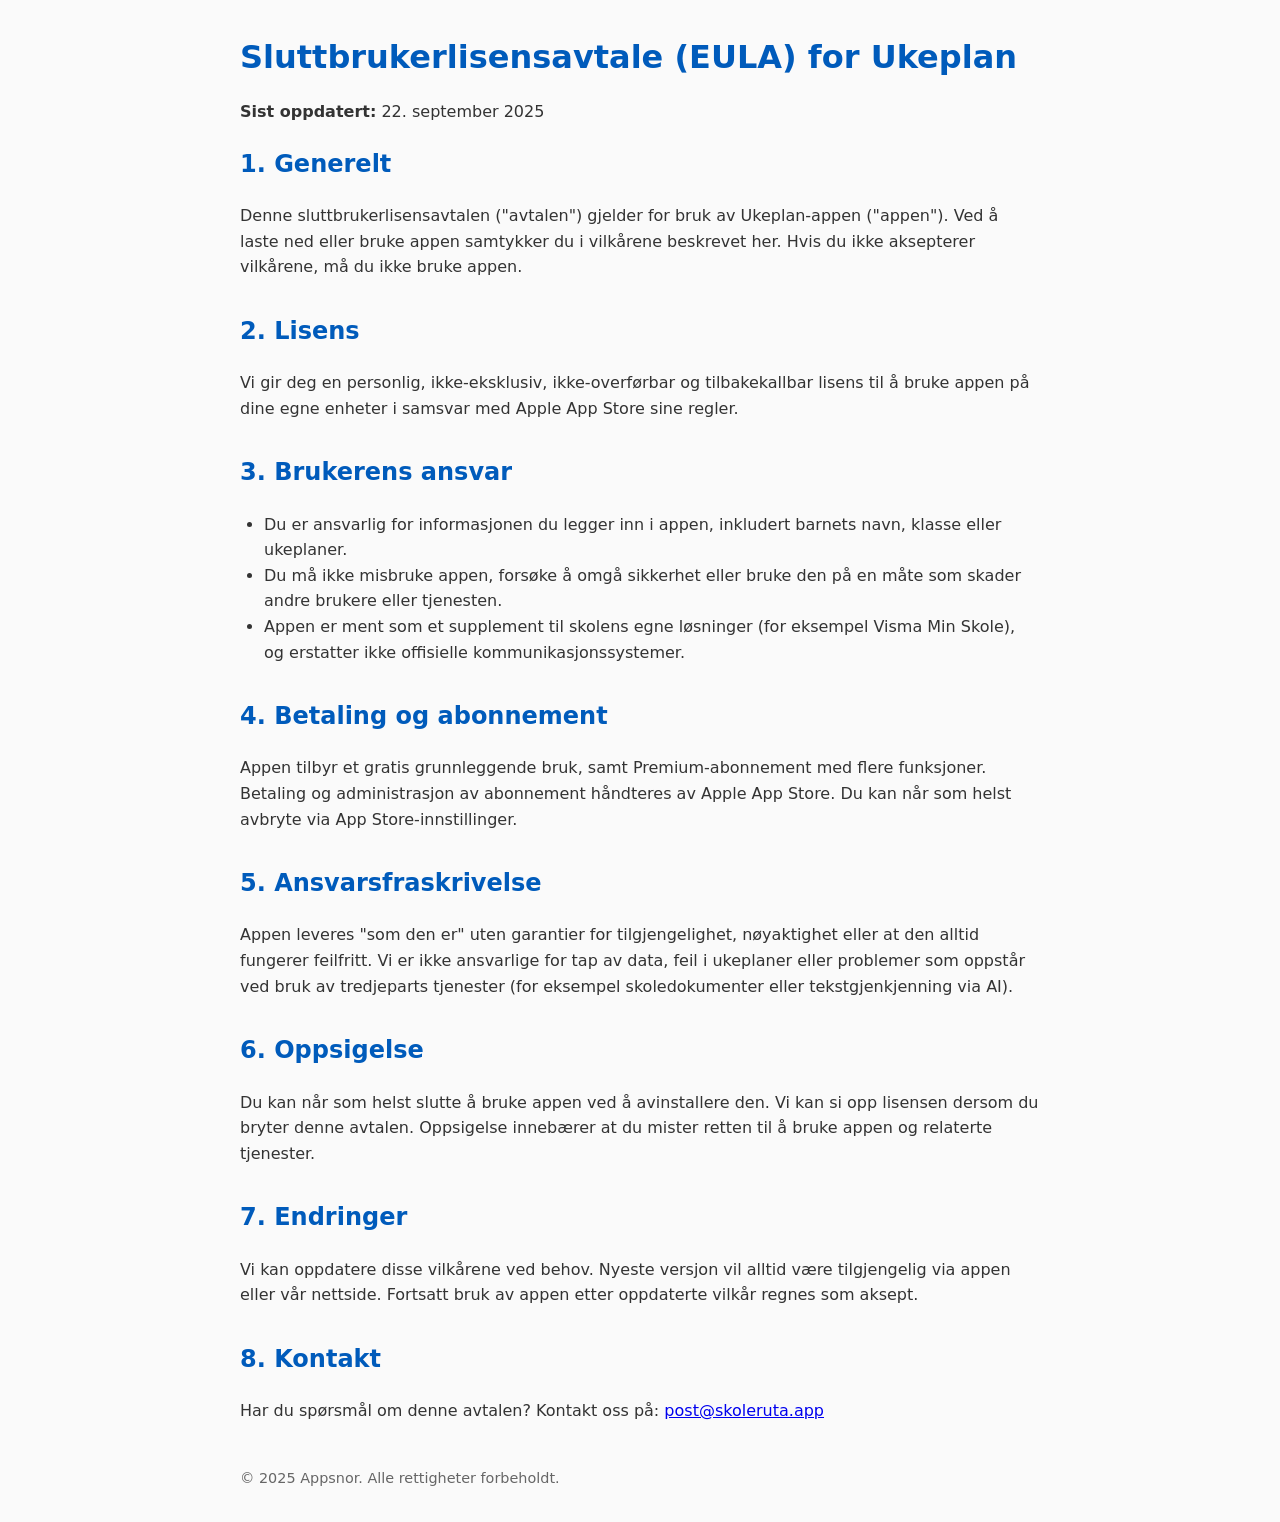
<file: ukeplan/eula.html>
<!DOCTYPE html>
<html lang="no">
<head>
  <meta charset="UTF-8">
  <meta name="viewport" content="width=device-width, initial-scale=1.0">
  <title>Vilkår for bruk (EULA) – Ukeplan</title>
  <style>
    body {
      font-family: system-ui, -apple-system, Segoe UI, Roboto, sans-serif;
      line-height: 1.6;
      margin: 2rem auto;
      max-width: 800px;
      padding: 0 1rem;
      color: #333;
      background: #fafafa;
    }
    h1, h2 {
      color: #005bbb;
    }
    h1 {
      margin-bottom: 0.5em;
    }
    section {
      margin-bottom: 2em;
    }
    ul {
      padding-left: 1.5em;
    }
    .footer {
      font-size: 0.9em;
      color: #666;
      margin-top: 3em;
    }
  </style>
</head>
<body>
<header>
  <h1>Sluttbrukerlisensavtale (EULA) for Ukeplan</h1>
  <p><strong>Sist oppdatert:</strong> 22. september 2025</p>
</header>

<section>
  <h2>1. Generelt</h2>
  <p>Denne sluttbrukerlisensavtalen ("avtalen") gjelder for bruk av Ukeplan-appen ("appen"). Ved å laste ned eller bruke appen samtykker du i vilkårene beskrevet her. Hvis du ikke aksepterer vilkårene, må du ikke bruke appen.</p>
</section>

<section>
  <h2>2. Lisens</h2>
  <p>Vi gir deg en personlig, ikke-eksklusiv, ikke-overførbar og tilbakekallbar lisens til å bruke appen på dine egne enheter i samsvar med Apple App Store sine regler.</p>
</section>

<section>
  <h2>3. Brukerens ansvar</h2>
  <ul>
    <li>Du er ansvarlig for informasjonen du legger inn i appen, inkludert barnets navn, klasse eller ukeplaner.</li>
    <li>Du må ikke misbruke appen, forsøke å omgå sikkerhet eller bruke den på en måte som skader andre brukere eller tjenesten.</li>
    <li>Appen er ment som et supplement til skolens egne løsninger (for eksempel Visma Min Skole), og erstatter ikke offisielle kommunikasjonssystemer.</li>
  </ul>
</section>

<section>
  <h2>4. Betaling og abonnement</h2>
  <p>Appen tilbyr et gratis grunnleggende bruk, samt Premium-abonnement med flere funksjoner. Betaling og administrasjon av abonnement håndteres av Apple App Store. Du kan når som helst avbryte via App Store-innstillinger.</p>
</section>

<section>
  <h2>5. Ansvarsfraskrivelse</h2>
  <p>Appen leveres "som den er" uten garantier for tilgjengelighet, nøyaktighet eller at den alltid fungerer feilfritt. Vi er ikke ansvarlige for tap av data, feil i ukeplaner eller problemer som oppstår ved bruk av tredjeparts tjenester (for eksempel skoledokumenter eller tekstgjenkjenning via AI).</p>
</section>

<section>
  <h2>6. Oppsigelse</h2>
  <p>Du kan når som helst slutte å bruke appen ved å avinstallere den. Vi kan si opp lisensen dersom du bryter denne avtalen. Oppsigelse innebærer at du mister retten til å bruke appen og relaterte tjenester.</p>
</section>

<section>
  <h2>7. Endringer</h2>
  <p>Vi kan oppdatere disse vilkårene ved behov. Nyeste versjon vil alltid være tilgjengelig via appen eller vår nettside. Fortsatt bruk av appen etter oppdaterte vilkår regnes som aksept.</p>
</section>

<section>
  <h2>8. Kontakt</h2>
  <p>Har du spørsmål om denne avtalen? Kontakt oss på: <a href="mailto:post@skoleruta.app">post@skoleruta.app</a></p>
</section>

<footer class="footer">
  <p>&copy; 2025 Appsnor. Alle rettigheter forbeholdt.</p>
</footer>
</body>
</html>
</file>
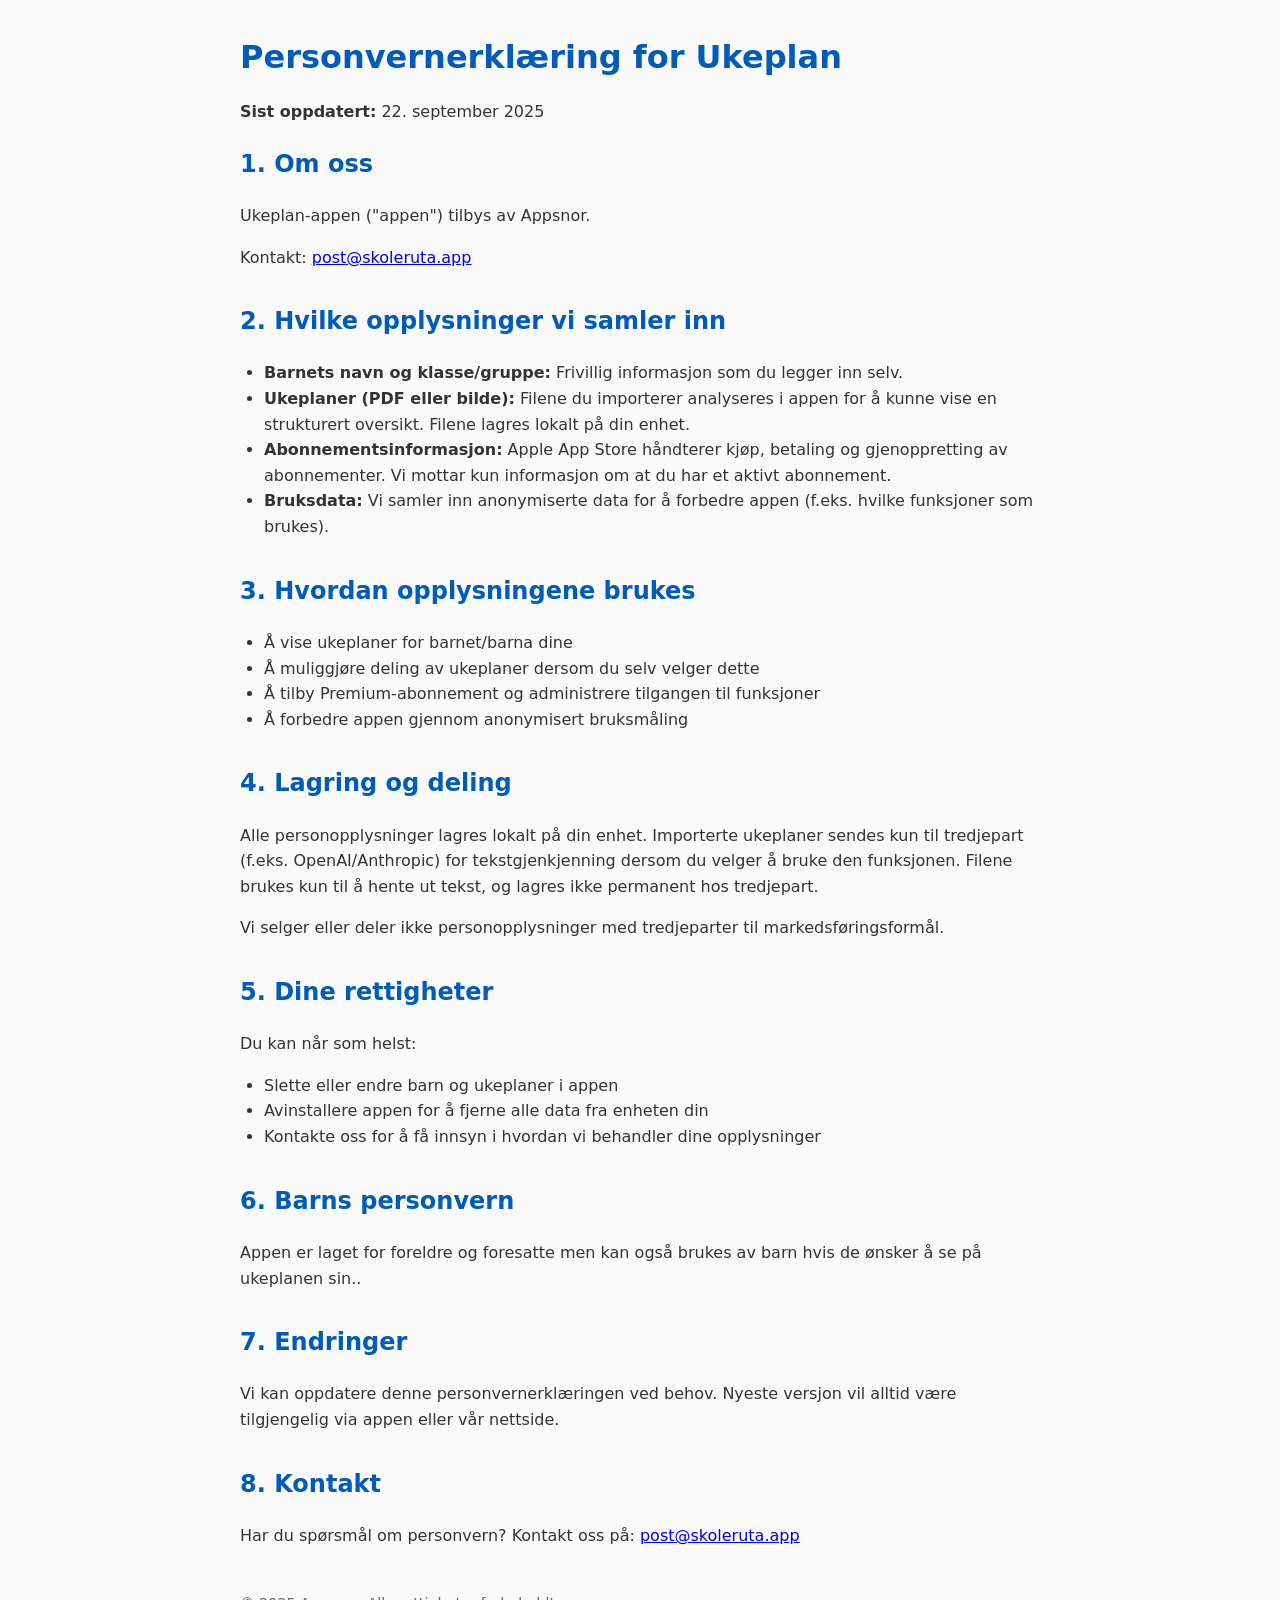
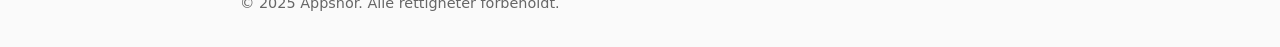
<file: ukeplan/ukeplan-privacy.html>
<!DOCTYPE html>
<html lang="no">
<head>
  <meta charset="UTF-8">
  <meta name="viewport" content="width=device-width, initial-scale=1.0">
  <title>Personvernerklæring – Ukeplan</title>
  <style>
    body {
      font-family: system-ui, -apple-system, Segoe UI, Roboto, sans-serif;
      line-height: 1.6;
      margin: 2rem auto;
      max-width: 800px;
      padding: 0 1rem;
      color: #333;
      background: #fafafa;
    }
    h1, h2 {
      color: #005bbb;
    }
    h1 {
      margin-bottom: 0.5em;
    }
    section {
      margin-bottom: 2em;
    }
    ul {
      padding-left: 1.5em;
    }
    .footer {
      font-size: 0.9em;
      color: #666;
      margin-top: 3em;
    }
  </style>
</head>
<body>
<header>
  <h1>Personvernerklæring for Ukeplan</h1>
  <p><strong>Sist oppdatert:</strong> 22. september 2025</p>
</header>

<section>
  <h2>1. Om oss</h2>
  <p>Ukeplan-appen ("appen") tilbys av Appsnor.</p>
  <p>Kontakt: <a href="mailto:post@skoleruta.app">post@skoleruta.app</a></p>
</section>

<section>
  <h2>2. Hvilke opplysninger vi samler inn</h2>
  <ul>
    <li><strong>Barnets navn og klasse/gruppe:</strong> Frivillig informasjon som du legger inn selv.</li>
    <li><strong>Ukeplaner (PDF eller bilde):</strong> Filene du importerer analyseres i appen for å kunne vise en strukturert oversikt. Filene lagres lokalt på din enhet.</li>
    <li><strong>Abonnementsinformasjon:</strong> Apple App Store håndterer kjøp, betaling og gjenoppretting av abonnementer. Vi mottar kun informasjon om at du har et aktivt abonnement.</li>
    <li><strong>Bruksdata:</strong> Vi samler inn anonymiserte data for å forbedre appen (f.eks. hvilke funksjoner som brukes).</li>
  </ul>
</section>

<section>
  <h2>3. Hvordan opplysningene brukes</h2>
  <ul>
    <li>Å vise ukeplaner for barnet/barna dine</li>
    <li>Å muliggjøre deling av ukeplaner dersom du selv velger dette</li>
    <li>Å tilby Premium-abonnement og administrere tilgangen til funksjoner</li>
    <li>Å forbedre appen gjennom anonymisert bruksmåling</li>
  </ul>
</section>

<section>
  <h2>4. Lagring og deling</h2>
  <p>
    Alle personopplysninger lagres lokalt på din enhet. Importerte ukeplaner sendes kun til tredjepart
    (f.eks. OpenAI/Anthropic) for tekstgjenkjenning dersom du velger å bruke den funksjonen.
    Filene brukes kun til å hente ut tekst, og lagres ikke permanent hos tredjepart.
  </p>
  <p>Vi selger eller deler ikke personopplysninger med tredjeparter til markedsføringsformål.</p>
</section>

<section>
  <h2>5. Dine rettigheter</h2>
  <p>Du kan når som helst:</p>
  <ul>
    <li>Slette eller endre barn og ukeplaner i appen</li>
    <li>Avinstallere appen for å fjerne alle data fra enheten din</li>
    <li>Kontakte oss for å få innsyn i hvordan vi behandler dine opplysninger</li>
  </ul>
</section>

<section>
  <h2>6. Barns personvern</h2>
  <p>Appen er laget for foreldre og foresatte men kan også brukes av barn hvis de ønsker å se på ukeplanen sin..</p>
</section>

<section>
  <h2>7. Endringer</h2>
  <p>Vi kan oppdatere denne personvernerklæringen ved behov. Nyeste versjon vil alltid være tilgjengelig via appen eller vår nettside.</p>
</section>

<section>
  <h2>8. Kontakt</h2>
  <p>Har du spørsmål om personvern? Kontakt oss på: <a href="mailto:post@skoleruta.app">post@skoleruta.app</a></p>
</section>

<footer class="footer">
  <p>&copy; 2025 Appsnor. Alle rettigheter forbeholdt.</p>
</footer>
</body>
</html>
</file>
<file: styles.css>
body {
  margin: 0;
  font-family: -apple-system, BlinkMacSystemFont, 'Segoe UI', Roboto, Helvetica, Arial, sans-serif;
  background: #ffffff;
  color: #222;
  display: flex;
  flex-direction: column;
  min-height: 100vh;
}

.navbar {
  position: fixed;
  top: 0;
  left: 0;
  right: 0;
  background: rgba(255, 255, 255, 0.7);
  padding: 1rem 0;
  box-shadow: 0 2px 10px rgba(0, 0, 0, 0.05);
  z-index: 1000;
  backdrop-filter: blur(10px);
  -webkit-backdrop-filter: blur(10px);
}

.nav-content {
  max-width: 1200px;
  margin: 0 auto;
  padding: 0 2rem;
  display: flex;
  justify-content: space-between;
  align-items: center;
}

.nav-logo {
  display: flex;
  align-items: center;
}

.nav-logo img {
  width: 36px;
  height: 36px;
  border-radius: 50%;
  cursor: pointer;
  transition: all 0.5s ease;
  opacity: 0;
  transform: translateY(0);
}

.nav-logo img.visible {
  opacity: 1;
  transform: translateY(0);
}

.nav-links {
  display: flex;
  gap: 2.5rem;
  align-items: center;
  justify-content: center;
  margin: 0 auto;
}

.nav-links a {
  color: #1a1a1a;
  text-decoration: none;
  font-weight: 500;
  font-size: 0.8rem;
  letter-spacing: 0.5px;
  text-transform: uppercase;
  padding: 0.5rem 0;
  position: relative;
  transition: color 0.3s ease;
}

.nav-links a::after {
  content: '';
  position: absolute;
  width: 0;
  height: 2px;
  bottom: 0;
  left: 0;
  background-color: #007AFF;
  transition: width 0.3s ease;
}

.nav-links a:hover {
  color: #007AFF;
}

.nav-links a:hover::after {
  width: 100%;
}

.hero {
  background: linear-gradient(to bottom, #e0f7fa, #ffffff);
  padding: 10rem 1.5rem 6rem;
  text-align: center;
}

.hero img {
  width: 120px;
  height: 120px;
  border-radius: 50%;
  margin-bottom: 2rem;
  box-shadow: 0 8px 20px rgba(0, 0, 0, 0.1);
  border: 4px solid white;
}

.hero h1 {
  font-size: 3rem;
  margin-bottom: 1rem;
  color: #1a1a1a;
}

.hero p {
  font-size: 1.4rem;
  color: #555;
  margin-bottom: 3rem;
  max-width: 600px;
  margin-left: auto;
  margin-right: auto;
}

.tagline-container {
  position: relative;
  height: 1.8rem;
  margin-bottom: 3rem;
  max-width: 600px;
  margin-left: auto;
  margin-right: auto;
  perspective: 1000px;
}

.tagline {
  position: absolute;
  width: 100%;
  opacity: 0;
  transition: opacity 0.8s ease, transform 0.8s ease;
  white-space: nowrap;
  overflow: hidden;
  text-overflow: ellipsis;
  top: 0;
  left: 0;
  font-size: 1.8rem;
  color: #555;
  transform: rotateX(90deg);
  transform-origin: center bottom;
}

.tagline.active {
  opacity: 1;
  transform: rotateX(0deg);
}

.tagline.exit {
  opacity: 0;
  transform: rotateX(-90deg);
  transform-origin: center top;
}

.cta {
  margin: 4rem auto 3rem;
  text-align: center;
  display: flex;
  justify-content: center;
  gap: 1.5rem;
}

.cta a {
  display: inline-flex;
  align-items: center;
  padding: 0.75rem 1.5rem;
  font-size: 1.1rem;
  border-radius: 12px;
  text-decoration: none;
  color: white;
  box-shadow: 0 4px 10px rgba(0,0,0,0.1);
  transition: transform 0.2s ease;
}

.cta a:hover {
  transform: translateY(-2px);
}

.cta .app-store {
  background-color: #000000;
}

.cta .play-store {
  background-color: #EA4335;
}

.cta svg {
  width: 24px;
  height: 24px;
  margin-right: 8px;
}

.features {
  max-width: 800px;
  margin: 16rem auto;
  padding: 0 1.5rem;
}

.features h2 {
  text-align: center;
  margin-bottom: 2.5rem;
  font-size: 2.2rem;
  color: #1a1a1a;
}

.features ul {
  list-style: none;
  padding: 0;
  display: grid;
  grid-template-columns: repeat(auto-fit, minmax(300px, 1fr));
  gap: 1.5rem;
}

.features li {
  background: #f5f5f5;
  padding: 1.5rem;
  border-radius: 12px;
  font-size: 1.1rem;
  display: flex;
  align-items: center;
  gap: 1rem;
}

.features .material-icons {
  font-size: 24px;
  color: #007aff;
}

.screenshots {
  max-width: 800px;
  margin: 6rem auto;
  padding: 0 1.5rem;
  text-align: center;
  position: relative;
  z-index: 1;
}

.screenshots h2 {
  margin-bottom: 2.5rem;
  font-size: 2.2rem;
  color: #1a1a1a;
  position: relative;
  z-index: 2;
}

.phone-frame {
  position: relative;
  width: 300px;
  height: 650px;
  margin: 0 auto;
  background: #1a1a1a;
  border-radius: 40px;
  padding: 10px;
  box-shadow: 0 25px 50px -12px rgba(0, 0, 0, 0.25);
  z-index: 1;
}

.phone-screen {
  position: relative;
  width: 100%;
  height: 100%;
  border-radius: 30px;
  overflow: hidden;
  background: white;
}

.phone-screen img {
  position: absolute;
  width: 100%;
  height: auto;
  top: 50%;
  left: 50%;
  transform: translate(-50%, -50%);
  opacity: 0;
  transition: opacity 0.8s ease-in-out;
}

.phone-screen img.active {
  opacity: 1;
}

.reviews {
  background: #f8f9fa;
  padding: 4rem 1.5rem;
  text-align: center;
  position: relative;
}

.reviews h2 {
  font-size: 2.2rem;
  margin-bottom: 2rem;
  color: #1a1a1a;
}

.reviews-content {
  max-width: 700px;
  margin: 0 auto;
  position: relative;
}

.review-container {
  position: relative;
  min-height: 160px;
  height: auto;
  margin: 0 50px;
  overflow: visible;
}

.review {
  position: absolute;
  width: 100%;
  opacity: 0;
  visibility: hidden;
  padding: 1.5rem;
  background: white;
  border-radius: 16px;
  box-shadow: 0 4px 12px rgba(0, 0, 0, 0.05);
  left: 0;
  right: 0;
  box-sizing: border-box;
  height: auto;
}

.review.active {
  opacity: 1;
  visibility: visible;
  position: relative;
  height: auto;
}

.review-text {
  font-size: 1.1rem;
  line-height: 1.5;
  color: #333;
  margin-bottom: 1rem;
  opacity: 0;
  transform: translateY(20px);
  transition: opacity 0.5s ease, transform 0.5s ease;
}

.review-author {
  font-weight: 500;
  color: #666;
  font-size: 0.95rem;
  opacity: 0;
  transform: translateY(20px);
  transition: opacity 0.5s ease 0.3s, transform 0.5s ease 0.3s;
  text-align: right;
}

.review.active .review-text,
.review.active .review-author {
  opacity: 1;
  transform: translateY(0);
}

.review-nav {
  position: absolute;
  top: 50%;
  transform: translateY(-50%);
  width: 36px;
  height: 36px;
  border-radius: 50%;
  background: white;
  border: none;
  box-shadow: 0 2px 8px rgba(0, 0, 0, 0.1);
  cursor: pointer;
  display: flex;
  align-items: center;
  justify-content: center;
  color: #666;
  transition: all 0.3s ease;
  z-index: 10;
}

.review-nav:hover {
  background: #f5f5f5;
  color: #007aff;
}

.review-nav.prev {
  left: 2rem;
}

.review-nav.next {
  right: 2rem;
}

.review-nav .material-icons {
  font-size: 24px;
}

/* Hide review navigation buttons on narrow screens */
@media (max-width: 1024px) {
  .review-nav {
    display: none;
  }
  
  .review-container {
    margin: 0 20px;
    padding: 0;
  }
  
  .review-dots {
    margin-top: 2rem;
    position: relative;
    z-index: 5;
  }
}

.review-dots {
  display: flex;
  justify-content: center;
  gap: 0.5rem;
  margin-top: 1.5rem;
}

.dot {
  width: 8px;
  height: 8px;
  border-radius: 50%;
  background: #ddd;
  cursor: pointer;
  transition: background-color 0.3s ease;
}

.dot.active {
  background: #007aff;
}

.tide-info {
  background: #f8f9fa;
  padding: 5rem 1.5rem;
  position: relative;
}

.tide-info h2 {
  font-size: 2.4rem;
  margin-bottom: 3rem;
  color: #1a1a1a;
  text-align: center;
  font-weight: 600;
}

.tide-info-content {
  max-width: 800px;
  margin: 0 auto;
  position: relative;
}

.tide-info-block {
  background: white;
  padding: 3rem;
  border-radius: 16px;
  box-shadow: 0 8px 24px rgba(0, 0, 0, 0.08);
  margin: 0 auto;
  border: 1px solid rgba(0, 122, 255, 0.1);
}

.tide-info-block .material-icons {
  font-size: 40px;
  color: #007aff;
  margin-bottom: 2rem;
  background: rgba(0, 122, 255, 0.1);
  padding: 1rem;
  border-radius: 12px;
}

.tide-info-block h3 {
  font-size: 1.6rem;
  margin-bottom: 2rem;
  color: #1a1a1a;
  font-weight: 600;
}

.tide-info-block p {
  font-size: 1.15rem;
  color: #333;
  line-height: 1.7;
  margin-bottom: 1.5rem;
  text-align: left;
}

.tide-info-block p:first-of-type {
  font-weight: 500;
  color: #1a1a1a;
}

.tide-info-block p:last-child {
  margin-bottom: 0;
  font-weight: 500;
  color: #1a1a1a;
}

.contact {
  background: #f8f9fa;
  padding: 4rem 1.5rem;
  text-align: center;
  position: relative;
}

.contact h2 {
  font-size: 2.2rem;
  margin-bottom: 2rem;
  color: #1a1a1a;
}

.contact-content {
  max-width: 700px;
  margin: 0 auto;
  position: relative;
}

.contact-block {
  background: white;
  padding: 2rem;
  border-radius: 12px;
  box-shadow: 0 4px 12px rgba(0, 0, 0, 0.05);
  margin: 0 auto;
  max-width: 700px;
}

.contact-block .material-icons {
  font-size: 32px;
  color: #007aff;
  margin-bottom: 1rem;
}

.contact-block h3 {
  font-size: 1.4rem;
  margin-bottom: 1rem;
  color: #1a1a1a;
}

.contact-block p {
  font-size: 1.1rem;
  color: #555;
  line-height: 1.6;
  margin-bottom: 1rem;
}

.email-link {
  display: inline-block;
  font-size: 1.2rem;
  color: #007aff;
  text-decoration: none;
  font-weight: 500;
  padding: 0.5rem 1rem;
  border-radius: 8px;
  background: rgba(0, 122, 255, 0.1);
  transition: all 0.3s ease;
}

.email-link:hover {
  background: rgba(0, 122, 255, 0.2);
  transform: translateY(-2px);
}

footer {
  margin-top: auto;
  padding: 2rem;
  text-align: center;
  background: #e0f2f1;
  font-size: 0.9rem;
}

.downloads-counter {
  padding: 8rem 1.5rem;
  text-align: center;
  margin: 4rem 0;
}

.counter-container {
  max-width: 800px;
  margin: 0 auto;
}

.counter-block {
  background: #f5f5f5;
  padding: 3rem;
  border-radius: 12px;
  box-shadow: 0 4px 12px rgba(0, 0, 0, 0.05);
}

.counter-stats {
  display: flex;
  align-items: center;
  justify-content: center;
  gap: 3rem;
}

.counter-stat {
  flex: 1;
  text-align: center;
}

.counter-icon {
  font-size: 2.5rem;
  color: #007aff;
  margin-bottom: 1rem;
  background: rgba(0, 122, 255, 0.1);
  padding: 1rem;
  border-radius: 12px;
}

.counter {
  font-size: 4.5rem;
  font-weight: 300;
  color: #1a1a1a;
  margin-bottom: 1.5rem;
  font-family: -apple-system, BlinkMacSystemFont, 'Segoe UI', Roboto, Helvetica, Arial, sans-serif;
  letter-spacing: -1px;
}

.counter-label {
  font-size: 1.3rem;
  color: #555;
  font-weight: 400;
}

.counter-divider {
  width: 1px;
  height: 100px;
  background: rgba(0, 0, 0, 0.1);
}

/* Cookie Consent Banner */
.cookie-banner {
  position: fixed;
  bottom: 0;
  left: 0;
  right: 0;
  background-color: rgba(255, 255, 255, 0.95);
  box-shadow: 0 -2px 10px rgba(0, 0, 0, 0.1);
  padding: 1rem;
  z-index: 1000;
  display: none;
  backdrop-filter: blur(10px);
  -webkit-backdrop-filter: blur(10px);
}

.cookie-content {
  max-width: 1200px;
  margin: 0 auto;
  display: flex;
  flex-direction: column;
  align-items: center;
  text-align: center;
  gap: 1rem;
}

.cookie-content p {
  margin: 0;
  font-size: 0.95rem;
  color: #333;
  max-width: 800px;
}

.cookie-content a {
  color: #007aff;
  text-decoration: none;
  font-weight: 500;
}

.cookie-content a:hover {
  text-decoration: underline;
}

.cookie-buttons {
  display: flex;
  gap: 1rem;
}

.cookie-button {
  padding: 0.5rem 1.5rem;
  border-radius: 8px;
  font-weight: 500;
  cursor: pointer;
  transition: all 0.2s ease;
  border: none;
}

.cookie-button.accept {
  background-color: #007aff;
  color: white;
}

.cookie-button.accept:hover {
  background-color: #0066cc;
}

.cookie-button.reject {
  background-color: #f5f5f5;
  color: #333;
}

.cookie-button.reject:hover {
  background-color: #e0e0e0;
}

@media (min-width: 768px) {
  .cookie-content {
    flex-direction: row;
    justify-content: space-between;
    text-align: left;
  }
  
  .cookie-buttons {
    flex-shrink: 0;
  }
}

/* Privacy Policy Page */
.privacy-policy-container {
  max-width: 800px;
  margin: 8rem auto 4rem;
  padding: 0 1.5rem;
}

.privacy-policy-container h1 {
  font-size: 2.5rem;
  margin-bottom: 0.5rem;
  color: #1a1a1a;
}

.last-updated {
  color: #666;
  font-size: 0.9rem;
  margin-bottom: 3rem;
}

.privacy-policy-container section {
  margin-bottom: 3rem;
}

.privacy-policy-container h2 {
  font-size: 1.8rem;
  margin-bottom: 1.5rem;
  color: #1a1a1a;
}

.privacy-policy-container h3 {
  font-size: 1.4rem;
  margin: 1.5rem 0 1rem;
  color: #333;
}

.privacy-policy-container p {
  font-size: 1.1rem;
  line-height: 1.6;
  color: #333;
  margin-bottom: 1rem;
}

.privacy-policy-container ul {
  margin-bottom: 1.5rem;
  padding-left: 1.5rem;
}

.privacy-policy-container li {
  font-size: 1.1rem;
  line-height: 1.6;
  color: #333;
  margin-bottom: 0.5rem;
}

@media (max-width: 768px) {
  .privacy-policy-container {
    margin-top: 6rem;
  }
  
  .privacy-policy-container h1 {
    font-size: 2rem;
  }
  
  .privacy-policy-container h2 {
    font-size: 1.5rem;
  }
  
  .privacy-policy-container h3 {
    font-size: 1.2rem;
  }
}

/* Navbar App Icon */
.nav-app-icon {
  display: flex;
  align-items: center;
  margin-right: 1.5rem;
}

.nav-app-icon .small-app-icon {
  width: 32px;
  height: 32px;
  transition: transform 0.3s ease;
}

.nav-app-icon .round-icon {
  border-radius: 50%;
}

.nav-app-icon .small-app-icon:hover {
  transform: scale(1.1);
}

@media (max-width: 768px) {
  .nav-app-icon {
    margin-right: 1rem;
  }
  
  .nav-app-icon .small-app-icon {
    width: 28px;
    height: 28px;
  }
}

/* App Store Buttons */
.app-store-buttons {
  display: flex;
  gap: 1rem;
  margin-top: 2rem;
  justify-content: center;
}

.app-store-buttons a {
  display: inline-flex;
  align-items: center;
  padding: 0.75rem 1.5rem;
  font-size: 1.1rem;
  border-radius: 12px;
  text-decoration: none;
  color: white;
  box-shadow: 0 4px 10px rgba(0,0,0,0.1);
  transition: transform 0.2s ease;
}

.app-store-buttons a:hover {
  transform: translateY(-2px);
}

.app-store-buttons .app-store {
  background-color: #000000;
}

.app-store-buttons .play-store {
  background-color: #EA4335;
}

.app-store-buttons svg {
  width: 24px;
  height: 24px;
  margin-right: 8px;
}

@media (max-width: 768px) {
  .app-store-buttons {
    flex-direction: column;
    align-items: center;
    gap: 1.5rem;
  }
  
  .app-store-buttons a {
    width: 100%;
    max-width: 250px;
    justify-content: center;
  }
}

@media (max-width: 768px) {
  .downloads-counter {
    padding: 4rem 1rem;
    margin: 2rem 0;
  }
  
  .counter-block {
    padding: 2rem 1.5rem;
  }
  
  .counter-stats {
    flex-direction: column;
    gap: 2rem;
  }
  
  .counter-divider {
    width: 80%;
    height: 1px;
    margin: 0 auto;
  }
  
  .counter-icon {
    font-size: 2rem;
    padding: 0.75rem;
  }
  
  .counter {
    font-size: 3.5rem;
    margin-bottom: 0.75rem;
  }
  
  .counter-label {
    font-size: 1.1rem;
  }
}

/* Hamburger Menu */
.hamburger-menu {
  display: none;
  flex-direction: column;
  justify-content: center;
  align-items: center;
  width: 30px;
  height: 30px;
  cursor: pointer;
  z-index: 1001;
  position: relative;
}

.hamburger-menu span {
  display: block;
  width: 24px;
  height: 2px;
  background-color: #1a1a1a;
  margin: 4px 0;
  transition: all 0.3s ease;
  position: absolute;
  left: 3px;
}

.hamburger-menu span:nth-child(1) {
  top: 8px;
}

.hamburger-menu span:nth-child(2) {
  top: 14px;
}

.hamburger-menu span:nth-child(3) {
  top: 20px;
}

.hamburger-menu.active span:nth-child(1) {
  transform: translateY(6px) rotate(45deg);
}

.hamburger-menu.active span:nth-child(2) {
  opacity: 0;
}

.hamburger-menu.active span:nth-child(3) {
  transform: translateY(-6px) rotate(-45deg);
}

@media (max-width: 768px) {
  .hamburger-menu {
    display: flex;
  }
  
  .nav-links {
    position: fixed;
    top: 0;
    right: -100%;
    width: 70%;
    max-width: 300px;
    height: 100vh;
    background-color: white;
    flex-direction: column;
    justify-content: center;
    align-items: center;
    transition: right 0.3s ease;
    box-shadow: -5px 0 15px rgba(0, 0, 0, 0.1);
    z-index: 1000;
    padding: 2rem 0;
  }
  
  .nav-links.active {
    right: 0;
  }
  
  .nav-links a {
    margin: 1rem 0;
    font-size: 1.2rem;
  }
}

body.menu-open {
  overflow: hidden;
}
</file>
